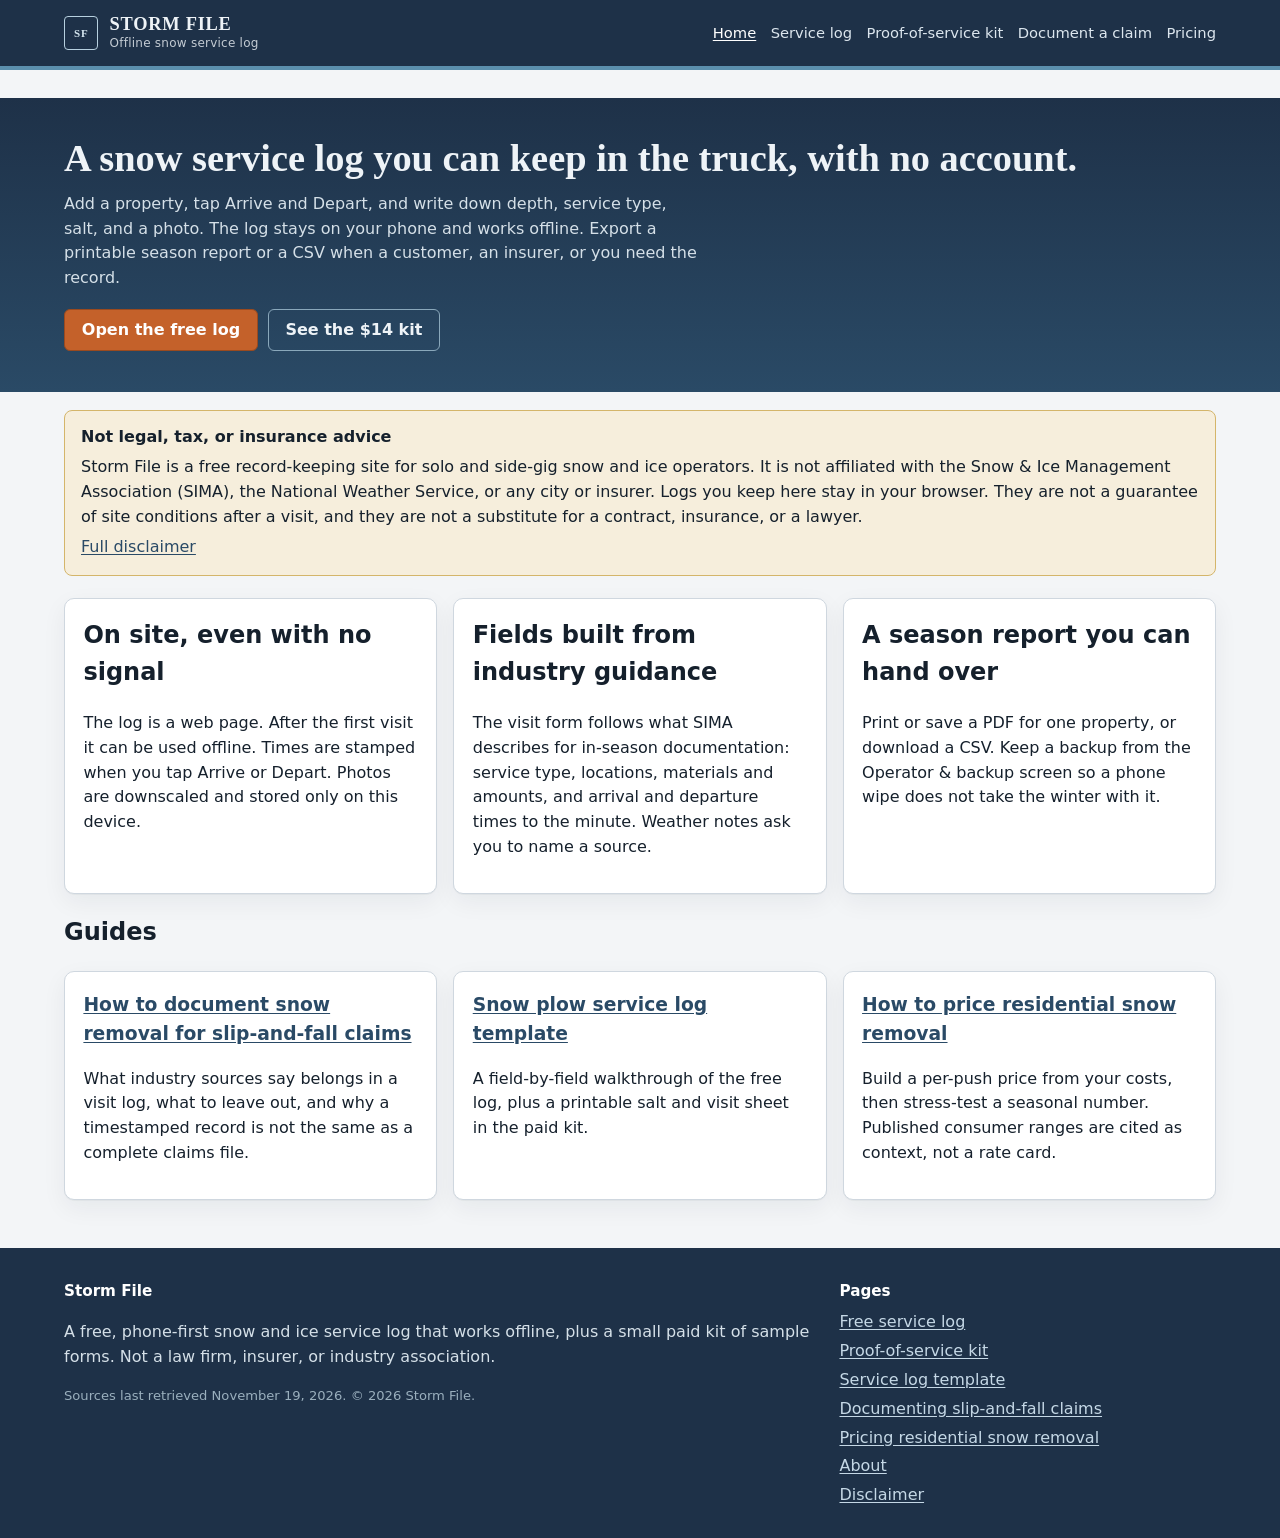
<file: index.html>
<!doctype html>
<html lang="en">
<head>
  <meta charset="utf-8">
  <meta name="viewport" content="width=device-width, initial-scale=1">
  <title>Storm File — free offline snow service log</title>
  <meta name="description" content="A free, phone-first snow and ice service log for solo plow operators. Works offline, no account. Export a printable season report or CSV.">
  <link rel="canonical" href="https://spartan3055.github.io/snow-service-log/">
  <link rel="stylesheet" href="style.css">
  <link rel="icon" href="favicon.svg" type="image/svg+xml">
  <link rel="manifest" href="manifest.webmanifest">
  <meta name="theme-color" content="#1e3148">
  <meta property="og:title" content="Storm File — free offline snow service log">
  <meta property="og:description" content="A free, phone-first snow and ice service log for solo plow operators. Works offline, no account. Export a printable season report or CSV.">
  <meta property="og:url" content="https://spartan3055.github.io/snow-service-log/">
  <meta property="og:type" content="website">
  <script type="application/ld+json">
[
  {
    "@context": "https://schema.org",
    "@type": "Organization",
    "@id": "https://spartan3055.github.io/snow-service-log/#org",
    "name": "Storm File",
    "url": "https://spartan3055.github.io/snow-service-log/",
    "description": "A free offline snow and ice service log for solo plow operators, plus a paid proof-of-service kit."
  },
  {
    "@context": "https://schema.org",
    "@type": "WebSite",
    "@id": "https://spartan3055.github.io/snow-service-log/#website",
    "name": "Storm File",
    "url": "https://spartan3055.github.io/snow-service-log/",
    "publisher": {
      "@id": "https://spartan3055.github.io/snow-service-log/#org"
    }
  },
  {
    "@context": "https://schema.org",
    "@type": "WebPage",
    "name": "Storm File",
    "url": "https://spartan3055.github.io/snow-service-log/"
  }
]
</script>
  
</head>
<body>
  <a class="skip" href="#main">Skip to content</a>
  
<header class="site-header">
  <div class="wrap bar">
    <a class="wordmark" href="">
      <span class="mark" aria-hidden="true">SF</span>
      <span><strong>STORM FILE</strong><span class="tag">Offline snow service log</span></span>
    </a>
    <nav class="primary" aria-label="Primary">
      <a href="" aria-current="page">Home</a>
      <a href="log/">Service log</a>
      <a href="kit/">Proof-of-service kit</a>
      <a href="guides/how-to-document-snow-removal-for-slip-and-fall-claims/">Document a claim</a>
      <a href="guides/how-to-price-residential-snow-removal/">Pricing</a>
    </nav>
  </div>
</header>
  <main id="main">
    
<section class="hero">
  <div class="wrap">
    <h1>A snow service log you can keep in the truck, with no account.</h1>
    <p>Add a property, tap Arrive and Depart, and write down depth, service type, salt, and a photo. The log stays on your phone and works offline. Export a printable season report or a CSV when a customer, an insurer, or you need the record.</p>
    <div class="actions">
      <a class="btn btn-salt" href="log/">Open the free log</a>
      <a class="btn btn-ghost" href="kit/">See the $14 kit</a>
    </div>
  </div>
</section>
<div class="wrap">
  
<aside class="disclaimer" role="note">
  <strong>Not legal, tax, or insurance advice</strong>
  <p>Storm File is a free record-keeping site for solo and side-gig snow and ice operators. It is not affiliated with the Snow &amp; Ice Management Association (SIMA), the National Weather Service, or any city or insurer. Logs you keep here stay in your browser. They are not a guarantee of site conditions after a visit, and they are not a substitute for a contract, insurance, or a lawyer.</p>
  
  <p><a href="disclaimer/">Full disclaimer</a></p>
</aside>
  <div class="grid-3" style="margin-top:1.4rem">
    <div class="card">
      <h2>On site, even with no signal</h2>
      <p>The log is a web page. After the first visit it can be used offline. Times are stamped when you tap Arrive or Depart. Photos are downscaled and stored only on this device.</p>
    </div>
    <div class="card">
      <h2>Fields built from industry guidance</h2>
      <p>The visit form follows what SIMA describes for in-season documentation: service type, locations, materials and amounts, and arrival and departure times to the minute. Weather notes ask you to name a source.</p>
    </div>
    <div class="card">
      <h2>A season report you can hand over</h2>
      <p>Print or save a PDF for one property, or download a CSV. Keep a backup from the Operator &amp; backup screen so a phone wipe does not take the winter with it.</p>
    </div>
  </div>
  <h2>Guides</h2>
  <div class="grid-2">
    <div class="card">
      <h3><a href="guides/how-to-document-snow-removal-for-slip-and-fall-claims/">How to document snow removal for slip-and-fall claims</a></h3>
      <p>What industry sources say belongs in a visit log, what to leave out, and why a timestamped record is not the same as a complete claims file.</p>
    </div>
    <div class="card">
      <h3><a href="guides/snow-plow-service-log-template/">Snow plow service log template</a></h3>
      <p>A field-by-field walkthrough of the free log, plus a printable salt and visit sheet in the paid kit.</p>
    </div>
    <div class="card">
      <h3><a href="guides/how-to-price-residential-snow-removal/">How to price residential snow removal</a></h3>
      <p>Build a per-push price from your costs, then stress-test a seasonal number. Published consumer ranges are cited as context, not a rate card.</p>
    </div>
  </div>
</div>

  </main>
  
<footer class="site-footer">
  <div class="wrap">
    <div>
      <h2>Storm File</h2>
      <p>A free, phone-first snow and ice service log that works offline, plus a small paid kit of sample forms. Not a law firm, insurer, or industry association.</p>
      <p class="tiny">Sources last retrieved November 19, 2026. © 2026 Storm File.</p>
    </div>
    <div>
      <h2>Pages</h2>
      <ul>
        <li><a href="log/">Free service log</a></li>
        <li><a href="kit/">Proof-of-service kit</a></li>
        <li><a href="guides/snow-plow-service-log-template/">Service log template</a></li>
        <li><a href="guides/how-to-document-snow-removal-for-slip-and-fall-claims/">Documenting slip-and-fall claims</a></li>
        <li><a href="guides/how-to-price-residential-snow-removal/">Pricing residential snow removal</a></li>
        <li><a href="about/">About</a></li>
        <li><a href="disclaimer/">Disclaimer</a></li>
      </ul>
    </div>
  </div>
</footer>
</body>
</html>
</file>
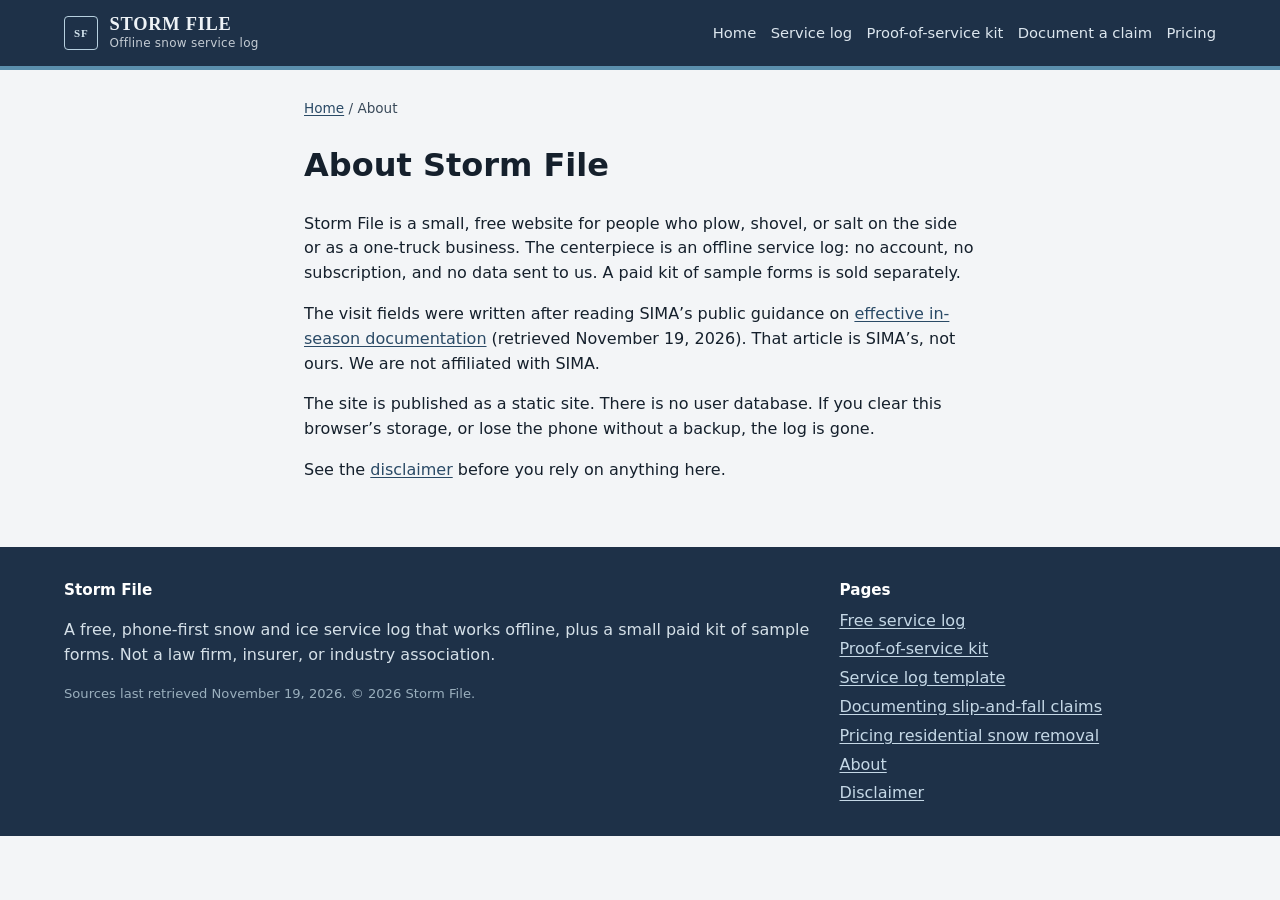
<file: about/index.html>
<!doctype html>
<html lang="en">
<head>
  <meta charset="utf-8">
  <meta name="viewport" content="width=device-width, initial-scale=1">
  <title>About Storm File</title>
  <meta name="description" content="Storm File is a free offline snow service log and a small paid kit of sample forms for solo plow operators.">
  <link rel="canonical" href="https://spartan3055.github.io/snow-service-log/about/">
  <link rel="stylesheet" href="../style.css">
  <link rel="icon" href="../favicon.svg" type="image/svg+xml">
  <link rel="manifest" href="../manifest.webmanifest">
  <meta name="theme-color" content="#1e3148">
  <meta property="og:title" content="About Storm File">
  <meta property="og:description" content="Storm File is a free offline snow service log and a small paid kit of sample forms for solo plow operators.">
  <meta property="og:url" content="https://spartan3055.github.io/snow-service-log/about/">
  <meta property="og:type" content="website">
  <script type="application/ld+json">
[
  {
    "@context": "https://schema.org",
    "@type": "Organization",
    "@id": "https://spartan3055.github.io/snow-service-log/#org",
    "name": "Storm File",
    "url": "https://spartan3055.github.io/snow-service-log/",
    "description": "A free offline snow and ice service log for solo plow operators, plus a paid proof-of-service kit."
  },
  {
    "@context": "https://schema.org",
    "@type": "WebSite",
    "@id": "https://spartan3055.github.io/snow-service-log/#website",
    "name": "Storm File",
    "url": "https://spartan3055.github.io/snow-service-log/",
    "publisher": {
      "@id": "https://spartan3055.github.io/snow-service-log/#org"
    }
  }
]
</script>
  
</head>
<body>
  <a class="skip" href="#main">Skip to content</a>
  
<header class="site-header">
  <div class="wrap bar">
    <a class="wordmark" href="../">
      <span class="mark" aria-hidden="true">SF</span>
      <span><strong>STORM FILE</strong><span class="tag">Offline snow service log</span></span>
    </a>
    <nav class="primary" aria-label="Primary">
      <a href="../">Home</a>
      <a href="../log/">Service log</a>
      <a href="../kit/">Proof-of-service kit</a>
      <a href="../guides/how-to-document-snow-removal-for-slip-and-fall-claims/">Document a claim</a>
      <a href="../guides/how-to-price-residential-snow-removal/">Pricing</a>
    </nav>
  </div>
</header>
  <main id="main">
    
<div class="wrap narrow">
  <p class="crumbs"><a href="../">Home</a> / About</p>
  <h1>About Storm File</h1>
  <p>Storm File is a small, free website for people who plow, shovel, or salt on the side or as a one-truck business. The centerpiece is an offline service log: no account, no subscription, and no data sent to us. A paid kit of sample forms is sold separately.</p>
  <p>The visit fields were written after reading SIMA’s public guidance on <a href="https://resources.sima.org/snow-and-ice-resource-center/effective-in-season-documentation">effective in-season documentation</a> (retrieved November 19, 2026). That article is SIMA’s, not ours. We are not affiliated with SIMA.</p>
  <p>The site is published as a static site. There is no user database. If you clear this browser’s storage, or lose the phone without a backup, the log is gone.</p>
  <p>See the <a href="../disclaimer/">disclaimer</a> before you rely on anything here.</p>
</div>

  </main>
  
<footer class="site-footer">
  <div class="wrap">
    <div>
      <h2>Storm File</h2>
      <p>A free, phone-first snow and ice service log that works offline, plus a small paid kit of sample forms. Not a law firm, insurer, or industry association.</p>
      <p class="tiny">Sources last retrieved November 19, 2026. © 2026 Storm File.</p>
    </div>
    <div>
      <h2>Pages</h2>
      <ul>
        <li><a href="../log/">Free service log</a></li>
        <li><a href="../kit/">Proof-of-service kit</a></li>
        <li><a href="../guides/snow-plow-service-log-template/">Service log template</a></li>
        <li><a href="../guides/how-to-document-snow-removal-for-slip-and-fall-claims/">Documenting slip-and-fall claims</a></li>
        <li><a href="../guides/how-to-price-residential-snow-removal/">Pricing residential snow removal</a></li>
        <li><a href="../about/">About</a></li>
        <li><a href="../disclaimer/">Disclaimer</a></li>
      </ul>
    </div>
  </div>
</footer>
</body>
</html>
</file>
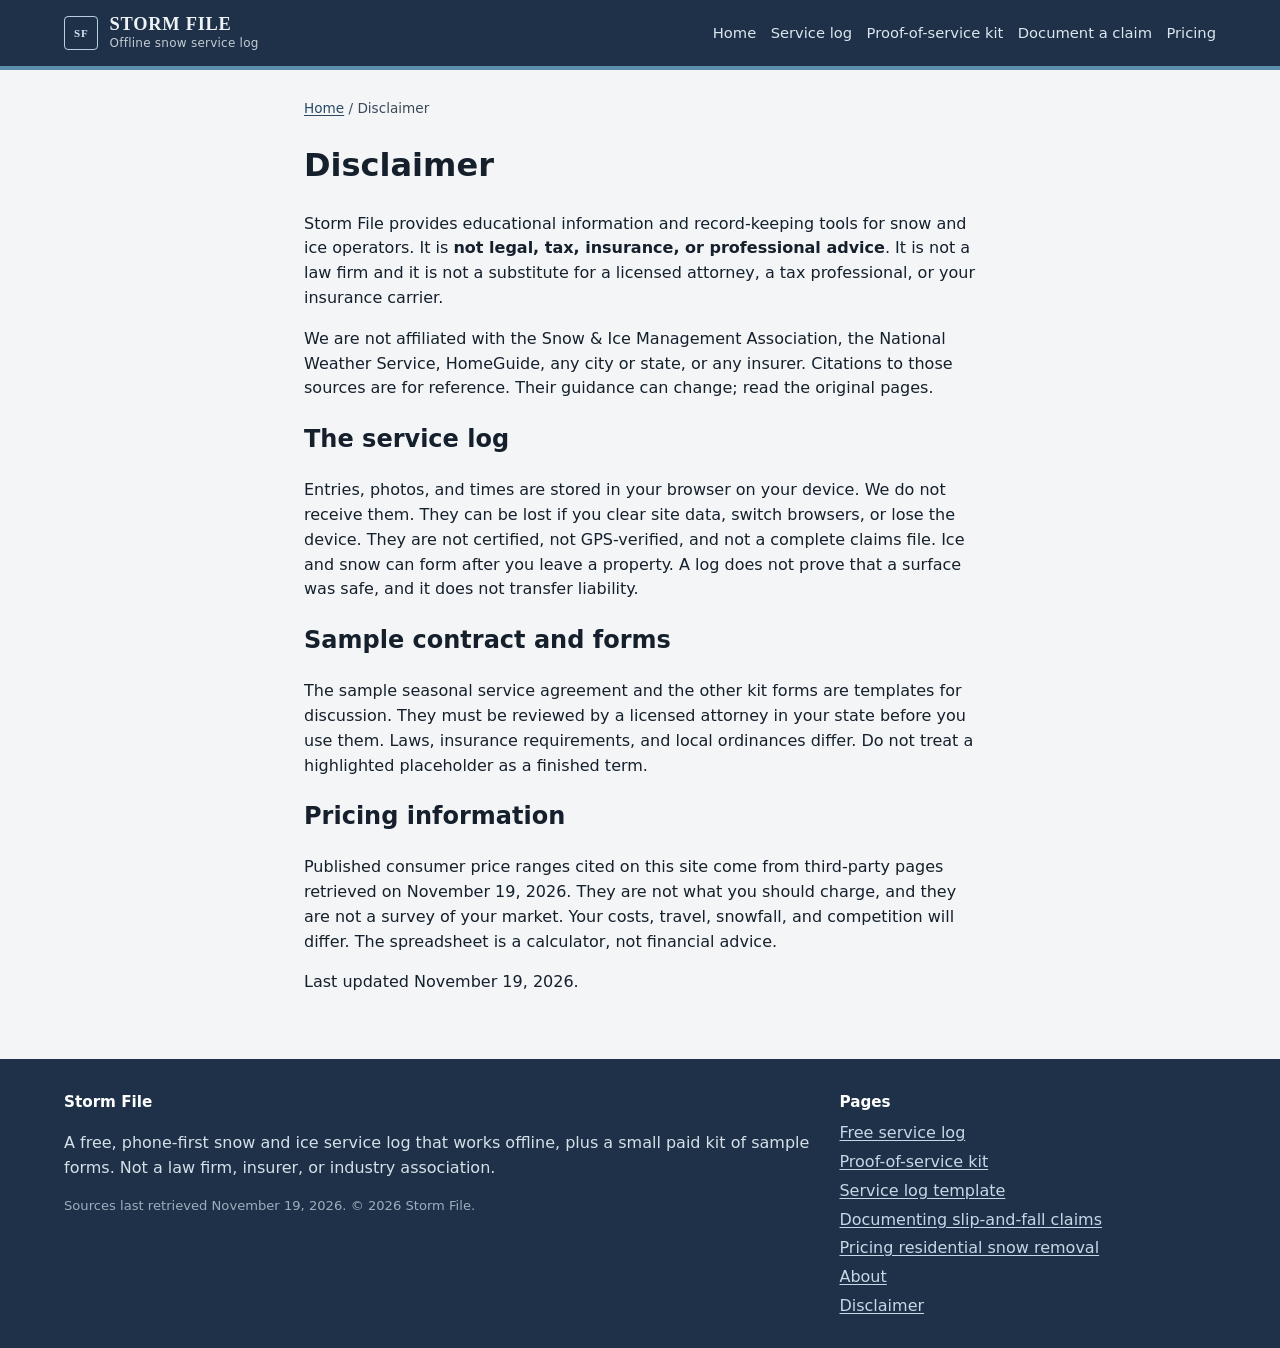
<file: disclaimer/index.html>
<!doctype html>
<html lang="en">
<head>
  <meta charset="utf-8">
  <meta name="viewport" content="width=device-width, initial-scale=1">
  <title>Disclaimer | Storm File</title>
  <meta name="description" content="Storm File is not legal, tax, or insurance advice. Logs stay in your browser and are not a certified record.">
  <link rel="canonical" href="https://spartan3055.github.io/snow-service-log/disclaimer/">
  <link rel="stylesheet" href="../style.css">
  <link rel="icon" href="../favicon.svg" type="image/svg+xml">
  <link rel="manifest" href="../manifest.webmanifest">
  <meta name="theme-color" content="#1e3148">
  <meta property="og:title" content="Disclaimer | Storm File">
  <meta property="og:description" content="Storm File is not legal, tax, or insurance advice. Logs stay in your browser and are not a certified record.">
  <meta property="og:url" content="https://spartan3055.github.io/snow-service-log/disclaimer/">
  <meta property="og:type" content="website">
  <script type="application/ld+json">
[
  {
    "@context": "https://schema.org",
    "@type": "Organization",
    "@id": "https://spartan3055.github.io/snow-service-log/#org",
    "name": "Storm File",
    "url": "https://spartan3055.github.io/snow-service-log/",
    "description": "A free offline snow and ice service log for solo plow operators, plus a paid proof-of-service kit."
  },
  {
    "@context": "https://schema.org",
    "@type": "WebSite",
    "@id": "https://spartan3055.github.io/snow-service-log/#website",
    "name": "Storm File",
    "url": "https://spartan3055.github.io/snow-service-log/",
    "publisher": {
      "@id": "https://spartan3055.github.io/snow-service-log/#org"
    }
  }
]
</script>
  
</head>
<body>
  <a class="skip" href="#main">Skip to content</a>
  
<header class="site-header">
  <div class="wrap bar">
    <a class="wordmark" href="../">
      <span class="mark" aria-hidden="true">SF</span>
      <span><strong>STORM FILE</strong><span class="tag">Offline snow service log</span></span>
    </a>
    <nav class="primary" aria-label="Primary">
      <a href="../">Home</a>
      <a href="../log/">Service log</a>
      <a href="../kit/">Proof-of-service kit</a>
      <a href="../guides/how-to-document-snow-removal-for-slip-and-fall-claims/">Document a claim</a>
      <a href="../guides/how-to-price-residential-snow-removal/">Pricing</a>
    </nav>
  </div>
</header>
  <main id="main">
    
<div class="wrap narrow">
  <p class="crumbs"><a href="../">Home</a> / Disclaimer</p>
  <h1>Disclaimer</h1>
  <p>Storm File provides educational information and record-keeping tools for snow and ice operators. It is <strong>not legal, tax, insurance, or professional advice</strong>. It is not a law firm and it is not a substitute for a licensed attorney, a tax professional, or your insurance carrier.</p>
  <p>We are not affiliated with the Snow &amp; Ice Management Association, the National Weather Service, HomeGuide, any city or state, or any insurer. Citations to those sources are for reference. Their guidance can change; read the original pages.</p>
  <h2>The service log</h2>
  <p>Entries, photos, and times are stored in your browser on your device. We do not receive them. They can be lost if you clear site data, switch browsers, or lose the device. They are not certified, not GPS-verified, and not a complete claims file. Ice and snow can form after you leave a property. A log does not prove that a surface was safe, and it does not transfer liability.</p>
  <h2>Sample contract and forms</h2>
  <p>The sample seasonal service agreement and the other kit forms are templates for discussion. They must be reviewed by a licensed attorney in your state before you use them. Laws, insurance requirements, and local ordinances differ. Do not treat a highlighted placeholder as a finished term.</p>
  <h2>Pricing information</h2>
  <p>Published consumer price ranges cited on this site come from third-party pages retrieved on November 19, 2026. They are not what you should charge, and they are not a survey of your market. Your costs, travel, snowfall, and competition will differ. The spreadsheet is a calculator, not financial advice.</p>
  <p>Last updated November 19, 2026.</p>
</div>

  </main>
  
<footer class="site-footer">
  <div class="wrap">
    <div>
      <h2>Storm File</h2>
      <p>A free, phone-first snow and ice service log that works offline, plus a small paid kit of sample forms. Not a law firm, insurer, or industry association.</p>
      <p class="tiny">Sources last retrieved November 19, 2026. © 2026 Storm File.</p>
    </div>
    <div>
      <h2>Pages</h2>
      <ul>
        <li><a href="../log/">Free service log</a></li>
        <li><a href="../kit/">Proof-of-service kit</a></li>
        <li><a href="../guides/snow-plow-service-log-template/">Service log template</a></li>
        <li><a href="../guides/how-to-document-snow-removal-for-slip-and-fall-claims/">Documenting slip-and-fall claims</a></li>
        <li><a href="../guides/how-to-price-residential-snow-removal/">Pricing residential snow removal</a></li>
        <li><a href="../about/">About</a></li>
        <li><a href="../disclaimer/">Disclaimer</a></li>
      </ul>
    </div>
  </div>
</footer>
</body>
</html>
</file>
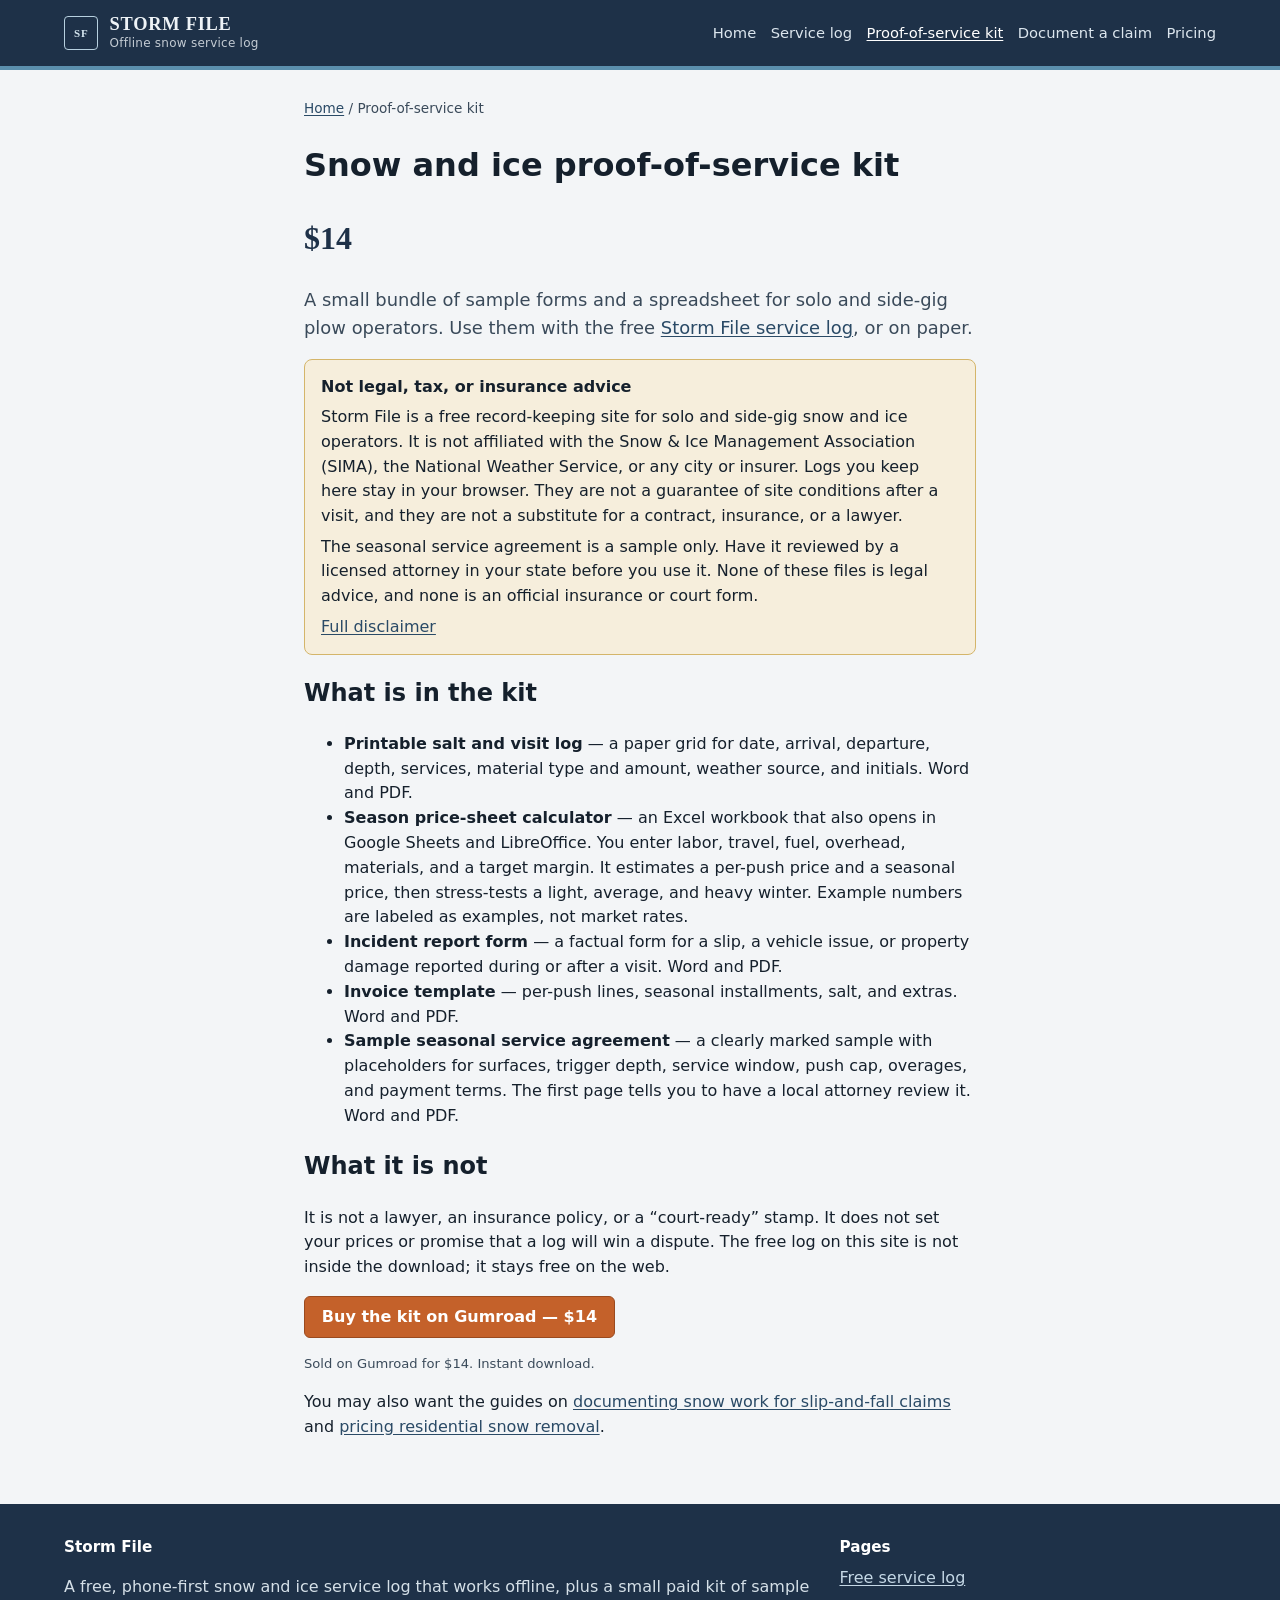
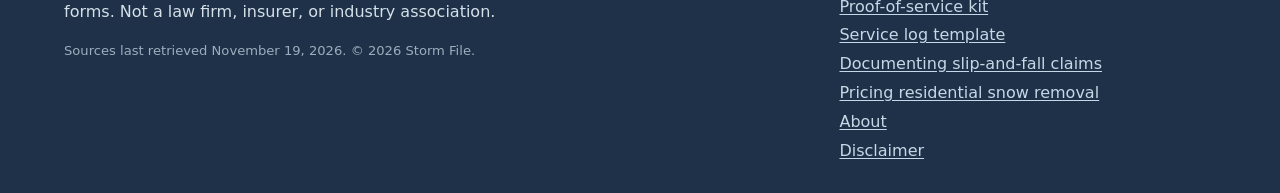
<file: kit/index.html>
<!doctype html>
<html lang="en">
<head>
  <meta charset="utf-8">
  <meta name="viewport" content="width=device-width, initial-scale=1">
  <title>Snow and ice proof-of-service kit ($14) | Storm File</title>
  <meta name="description" content="A $14 kit with a printable visit log, price-sheet calculator, incident report, invoice, and a sample seasonal agreement for attorney review.">
  <link rel="canonical" href="https://spartan3055.github.io/snow-service-log/kit/">
  <link rel="stylesheet" href="../style.css">
  <link rel="icon" href="../favicon.svg" type="image/svg+xml">
  <link rel="manifest" href="../manifest.webmanifest">
  <meta name="theme-color" content="#1e3148">
  <meta property="og:title" content="Snow and ice proof-of-service kit ($14) | Storm File">
  <meta property="og:description" content="A $14 kit with a printable visit log, price-sheet calculator, incident report, invoice, and a sample seasonal agreement for attorney review.">
  <meta property="og:url" content="https://spartan3055.github.io/snow-service-log/kit/">
  <meta property="og:type" content="website">
  <script type="application/ld+json">
[
  {
    "@context": "https://schema.org",
    "@type": "Organization",
    "@id": "https://spartan3055.github.io/snow-service-log/#org",
    "name": "Storm File",
    "url": "https://spartan3055.github.io/snow-service-log/",
    "description": "A free offline snow and ice service log for solo plow operators, plus a paid proof-of-service kit."
  },
  {
    "@context": "https://schema.org",
    "@type": "WebSite",
    "@id": "https://spartan3055.github.io/snow-service-log/#website",
    "name": "Storm File",
    "url": "https://spartan3055.github.io/snow-service-log/",
    "publisher": {
      "@id": "https://spartan3055.github.io/snow-service-log/#org"
    }
  },
  {
    "@context": "https://schema.org",
    "@type": "Product",
    "name": "Snow and ice proof-of-service kit",
    "description": "Printable visit log, season price-sheet calculator, incident report, invoice, and a sample seasonal service agreement.",
    "brand": {
      "@type": "Brand",
      "name": "Storm File"
    },
    "offers": {
      "@type": "Offer",
      "url": "https://plainlygiven.gumroad.com/l/snow-proof-kit",
      "price": "14.00",
      "priceCurrency": "USD",
      "availability": "https://schema.org/InStock"
    }
  }
]
</script>
  
</head>
<body>
  <a class="skip" href="#main">Skip to content</a>
  
<header class="site-header">
  <div class="wrap bar">
    <a class="wordmark" href="../">
      <span class="mark" aria-hidden="true">SF</span>
      <span><strong>STORM FILE</strong><span class="tag">Offline snow service log</span></span>
    </a>
    <nav class="primary" aria-label="Primary">
      <a href="../">Home</a>
      <a href="../log/">Service log</a>
      <a href="../kit/" aria-current="page">Proof-of-service kit</a>
      <a href="../guides/how-to-document-snow-removal-for-slip-and-fall-claims/">Document a claim</a>
      <a href="../guides/how-to-price-residential-snow-removal/">Pricing</a>
    </nav>
  </div>
</header>
  <main id="main">
    
<div class="wrap narrow">
  <p class="crumbs"><a href="../">Home</a> / Proof-of-service kit</p>
  <h1>Snow and ice proof-of-service kit</h1>
  <p class="price">$14</p>
  <p class="lede">A small bundle of sample forms and a spreadsheet for solo and side-gig plow operators. Use them with the free <a href="../log/">Storm File service log</a>, or on paper.</p>
  
<aside class="disclaimer" role="note">
  <strong>Not legal, tax, or insurance advice</strong>
  <p>Storm File is a free record-keeping site for solo and side-gig snow and ice operators. It is not affiliated with the Snow &amp; Ice Management Association (SIMA), the National Weather Service, or any city or insurer. Logs you keep here stay in your browser. They are not a guarantee of site conditions after a visit, and they are not a substitute for a contract, insurance, or a lawyer.</p>
  <p>The seasonal service agreement is a sample only. Have it reviewed by a licensed attorney in your state before you use it. None of these files is legal advice, and none is an official insurance or court form.</p>
  <p><a href="../disclaimer/">Full disclaimer</a></p>
</aside>
  <h2>What is in the kit</h2>
  <ul>
    <li><strong>Printable salt and visit log</strong> — a paper grid for date, arrival, departure, depth, services, material type and amount, weather source, and initials. Word and PDF.</li>
    <li><strong>Season price-sheet calculator</strong> — an Excel workbook that also opens in Google Sheets and LibreOffice. You enter labor, travel, fuel, overhead, materials, and a target margin. It estimates a per-push price and a seasonal price, then stress-tests a light, average, and heavy winter. Example numbers are labeled as examples, not market rates.</li>
    <li><strong>Incident report form</strong> — a factual form for a slip, a vehicle issue, or property damage reported during or after a visit. Word and PDF.</li>
    <li><strong>Invoice template</strong> — per-push lines, seasonal installments, salt, and extras. Word and PDF.</li>
    <li><strong>Sample seasonal service agreement</strong> — a clearly marked sample with placeholders for surfaces, trigger depth, service window, push cap, overages, and payment terms. The first page tells you to have a local attorney review it. Word and PDF.</li>
  </ul>
  <h2>What it is not</h2>
  <p>It is not a lawyer, an insurance policy, or a “court-ready” stamp. It does not set your prices or promise that a log will win a dispute. The free log on this site is not inside the download; it stays free on the web.</p>
  <p><a class="btn btn-salt" href="https://plainlygiven.gumroad.com/l/snow-proof-kit" rel="noopener">Buy the kit on Gumroad — $14</a></p><p class="tiny">Sold on Gumroad for $14. Instant download.</p>
  <p>You may also want the guides on <a href="../guides/how-to-document-snow-removal-for-slip-and-fall-claims/">documenting snow work for slip-and-fall claims</a> and <a href="../guides/how-to-price-residential-snow-removal/">pricing residential snow removal</a>.</p>
</div>

  </main>
  
<footer class="site-footer">
  <div class="wrap">
    <div>
      <h2>Storm File</h2>
      <p>A free, phone-first snow and ice service log that works offline, plus a small paid kit of sample forms. Not a law firm, insurer, or industry association.</p>
      <p class="tiny">Sources last retrieved November 19, 2026. © 2026 Storm File.</p>
    </div>
    <div>
      <h2>Pages</h2>
      <ul>
        <li><a href="../log/">Free service log</a></li>
        <li><a href="../kit/">Proof-of-service kit</a></li>
        <li><a href="../guides/snow-plow-service-log-template/">Service log template</a></li>
        <li><a href="../guides/how-to-document-snow-removal-for-slip-and-fall-claims/">Documenting slip-and-fall claims</a></li>
        <li><a href="../guides/how-to-price-residential-snow-removal/">Pricing residential snow removal</a></li>
        <li><a href="../about/">About</a></li>
        <li><a href="../disclaimer/">Disclaimer</a></li>
      </ul>
    </div>
  </div>
</footer>
</body>
</html>
</file>
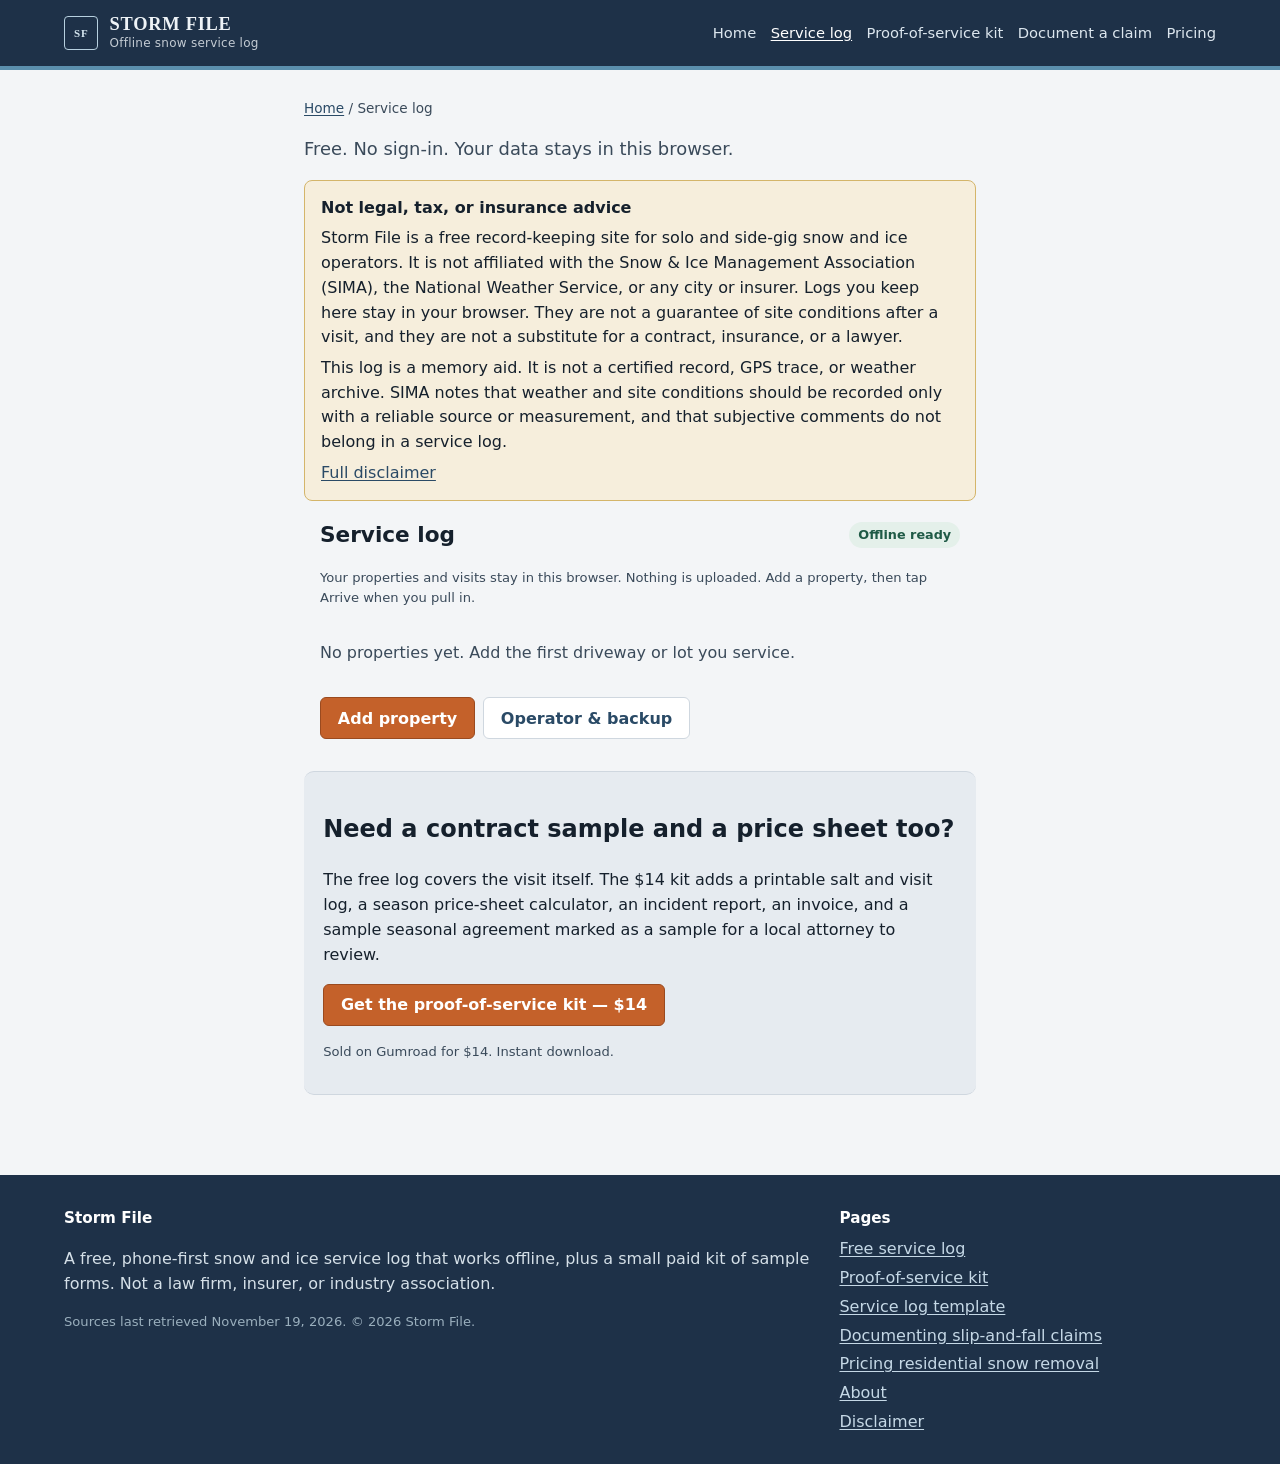
<file: log/index.html>
<!doctype html>
<html lang="en">
<head>
  <meta charset="utf-8">
  <meta name="viewport" content="width=device-width, initial-scale=1">
  <title>Snow plow service log (free, offline) | Storm File</title>
  <meta name="description" content="Add properties, tap Arrive and Depart, log depth, salt, and photos. Data stays in your browser and works offline.">
  <link rel="canonical" href="https://spartan3055.github.io/snow-service-log/log/">
  <link rel="stylesheet" href="../style.css">
  <link rel="icon" href="../favicon.svg" type="image/svg+xml">
  <link rel="manifest" href="../manifest.webmanifest">
  <meta name="theme-color" content="#1e3148">
  <meta property="og:title" content="Snow plow service log (free, offline) | Storm File">
  <meta property="og:description" content="Add properties, tap Arrive and Depart, log depth, salt, and photos. Data stays in your browser and works offline.">
  <meta property="og:url" content="https://spartan3055.github.io/snow-service-log/log/">
  <meta property="og:type" content="website">
  <script type="application/ld+json">
[
  {
    "@context": "https://schema.org",
    "@type": "Organization",
    "@id": "https://spartan3055.github.io/snow-service-log/#org",
    "name": "Storm File",
    "url": "https://spartan3055.github.io/snow-service-log/",
    "description": "A free offline snow and ice service log for solo plow operators, plus a paid proof-of-service kit."
  },
  {
    "@context": "https://schema.org",
    "@type": "WebSite",
    "@id": "https://spartan3055.github.io/snow-service-log/#website",
    "name": "Storm File",
    "url": "https://spartan3055.github.io/snow-service-log/",
    "publisher": {
      "@id": "https://spartan3055.github.io/snow-service-log/#org"
    }
  },
  {
    "@context": "https://schema.org",
    "@type": "WebApplication",
    "name": "Storm File service log",
    "url": "https://spartan3055.github.io/snow-service-log/log/",
    "applicationCategory": "BusinessApplication",
    "operatingSystem": "Any",
    "offers": {
      "@type": "Offer",
      "price": "0",
      "priceCurrency": "USD"
    },
    "description": "A free, offline, no-account snow and ice service log for solo plow operators.",
    "publisher": {
      "@id": "https://spartan3055.github.io/snow-service-log/#org"
    }
  }
]
</script>
  
</head>
<body>
  <a class="skip" href="#main">Skip to content</a>
  
<header class="site-header">
  <div class="wrap bar">
    <a class="wordmark" href="../">
      <span class="mark" aria-hidden="true">SF</span>
      <span><strong>STORM FILE</strong><span class="tag">Offline snow service log</span></span>
    </a>
    <nav class="primary" aria-label="Primary">
      <a href="../">Home</a>
      <a href="../log/" aria-current="page">Service log</a>
      <a href="../kit/">Proof-of-service kit</a>
      <a href="../guides/how-to-document-snow-removal-for-slip-and-fall-claims/">Document a claim</a>
      <a href="../guides/how-to-price-residential-snow-removal/">Pricing</a>
    </nav>
  </div>
</header>
  <main id="main">
    
<div class="wrap narrow">
  <p class="crumbs"><a href="../">Home</a> / Service log</p>
  <p class="lede">Free. No sign-in. Your data stays in this browser.</p>
  
<aside class="disclaimer" role="note">
  <strong>Not legal, tax, or insurance advice</strong>
  <p>Storm File is a free record-keeping site for solo and side-gig snow and ice operators. It is not affiliated with the Snow &amp; Ice Management Association (SIMA), the National Weather Service, or any city or insurer. Logs you keep here stay in your browser. They are not a guarantee of site conditions after a visit, and they are not a substitute for a contract, insurance, or a lawyer.</p>
  <p>This log is a memory aid. It is not a certified record, GPS trace, or weather archive. SIMA notes that weather and site conditions should be recorded only with a reliable source or measurement, and that subjective comments do not belong in a service log.</p>
  <p><a href="../disclaimer/">Full disclaimer</a></p>
</aside>
  <div id="storm-app">
    <p>This log needs JavaScript, which is turned off in your browser. You can still read the <a href="../guides/snow-plow-service-log-template/">field list</a> or use the printable log in the <a href="../kit/">proof-of-service kit</a>.</p>
  </div>
  <div class="cta-band" style="margin-top:2rem;padding:1.2rem;border-radius:10px">
    <h2>Need a contract sample and a price sheet too?</h2>
    <p>The free log covers the visit itself. The $14 kit adds a printable salt and visit log, a season price-sheet calculator, an incident report, an invoice, and a sample seasonal agreement marked as a sample for a local attorney to review.</p>
    <p><a class="btn btn-salt" href="https://plainlygiven.gumroad.com/l/snow-proof-kit" rel="noopener">Get the proof-of-service kit — $14</a></p><p class="tiny">Sold on Gumroad for $14. Instant download.</p>
  </div>
</div>
<script src="../app.js" defer></script>

  </main>
  
<footer class="site-footer">
  <div class="wrap">
    <div>
      <h2>Storm File</h2>
      <p>A free, phone-first snow and ice service log that works offline, plus a small paid kit of sample forms. Not a law firm, insurer, or industry association.</p>
      <p class="tiny">Sources last retrieved November 19, 2026. © 2026 Storm File.</p>
    </div>
    <div>
      <h2>Pages</h2>
      <ul>
        <li><a href="../log/">Free service log</a></li>
        <li><a href="../kit/">Proof-of-service kit</a></li>
        <li><a href="../guides/snow-plow-service-log-template/">Service log template</a></li>
        <li><a href="../guides/how-to-document-snow-removal-for-slip-and-fall-claims/">Documenting slip-and-fall claims</a></li>
        <li><a href="../guides/how-to-price-residential-snow-removal/">Pricing residential snow removal</a></li>
        <li><a href="../about/">About</a></li>
        <li><a href="../disclaimer/">Disclaimer</a></li>
      </ul>
    </div>
  </div>
</footer>
</body>
</html>
</file>
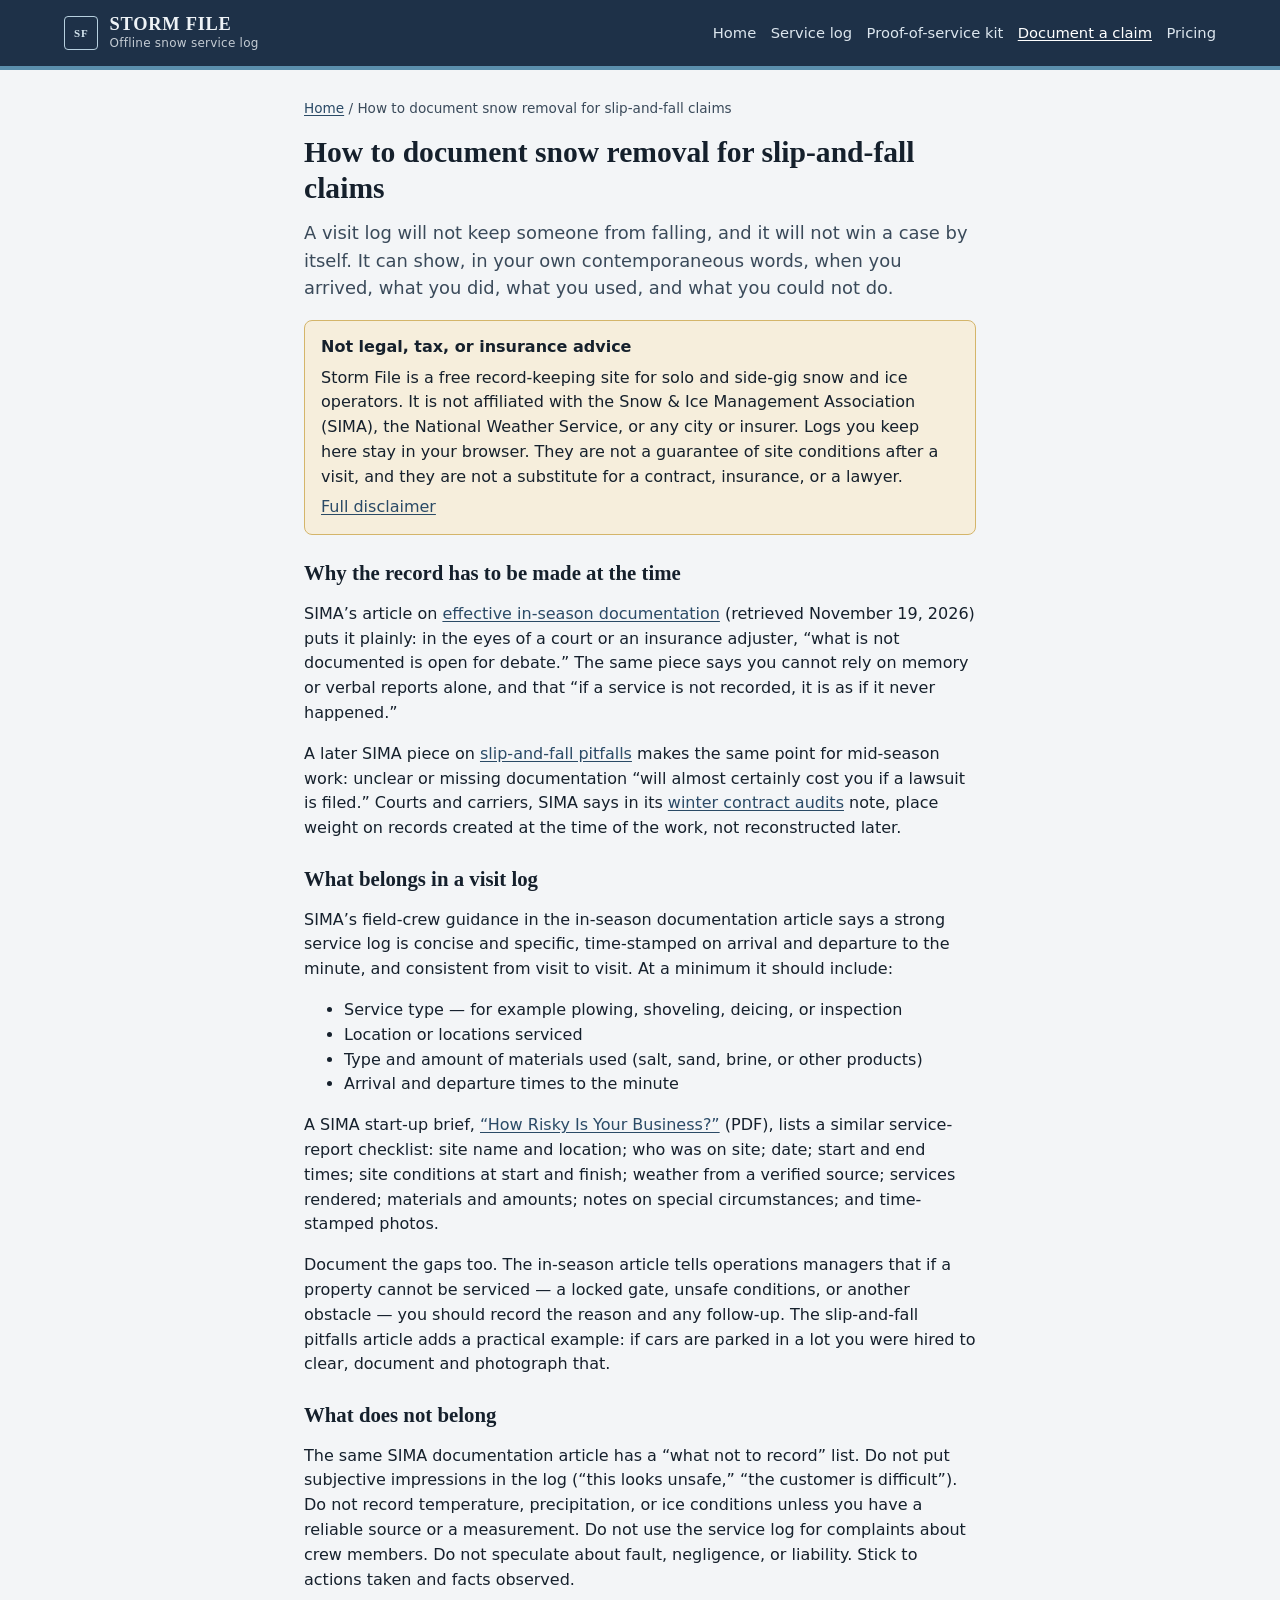
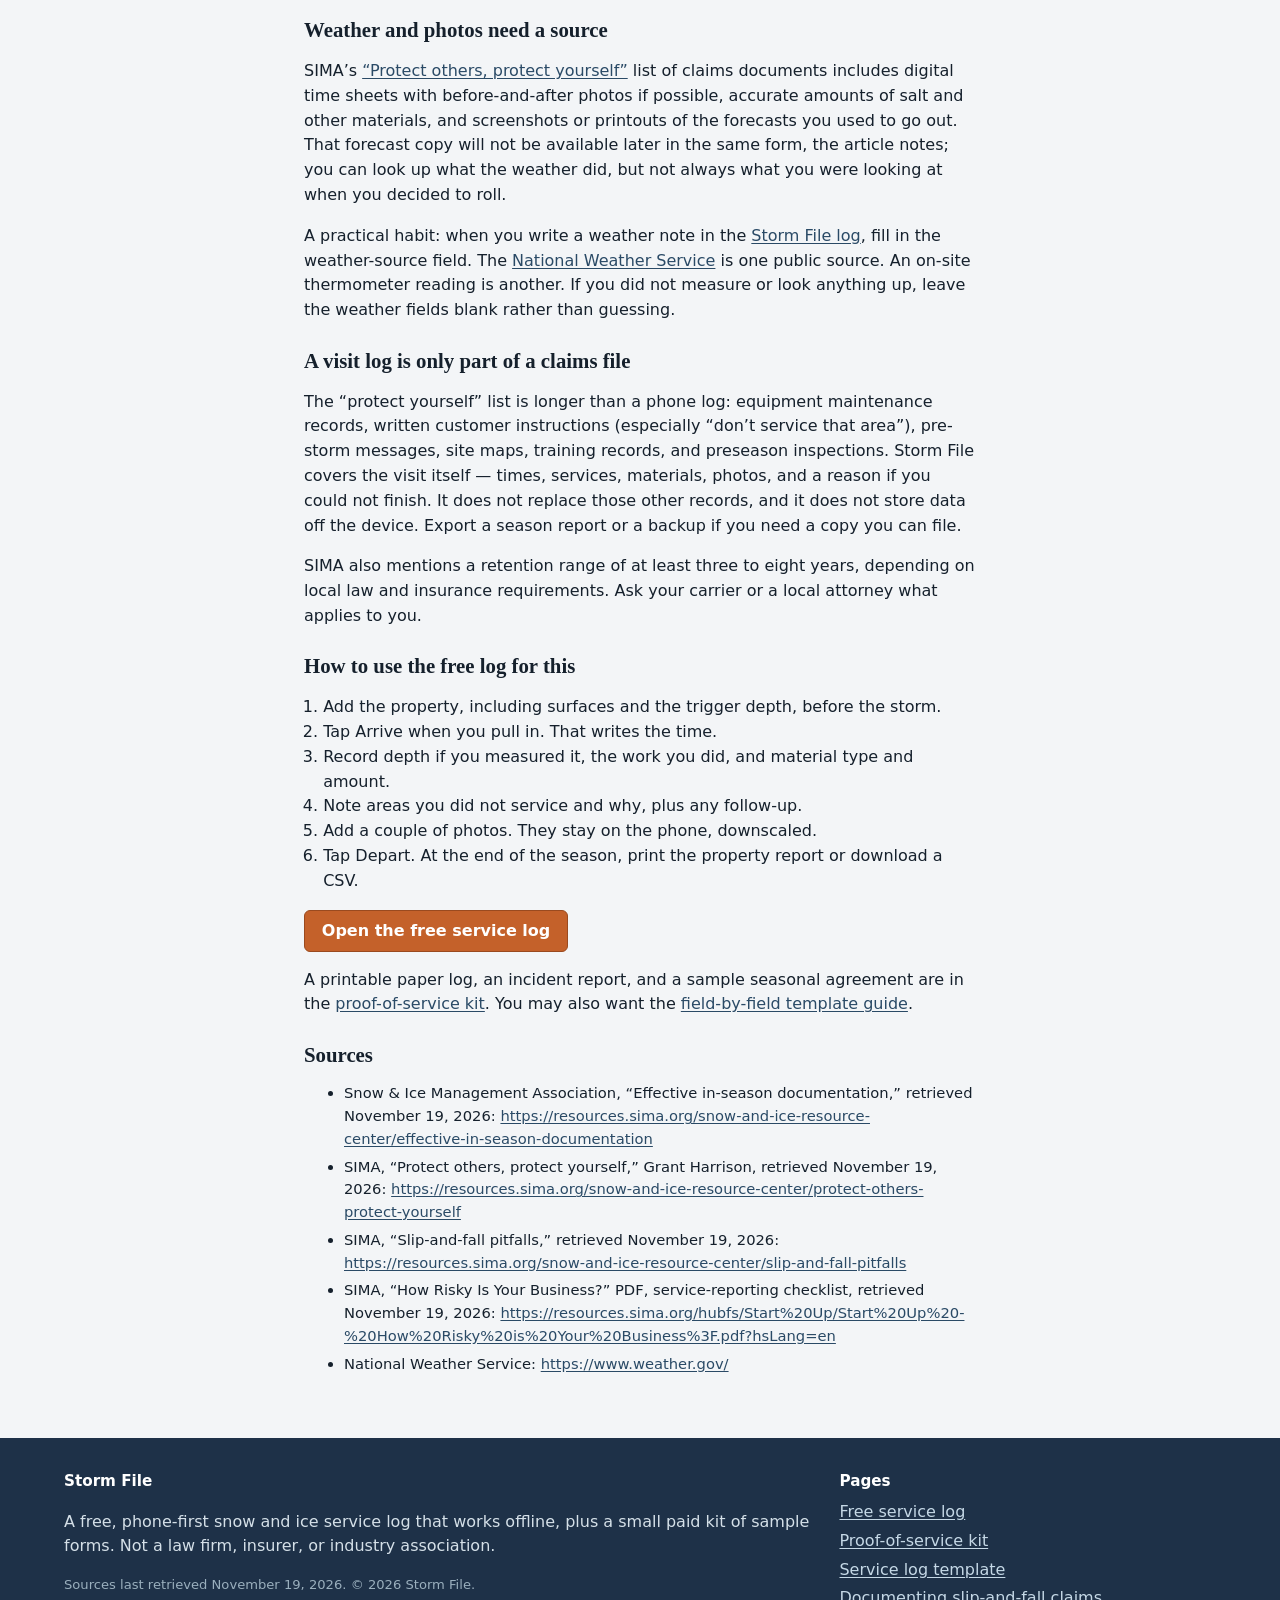
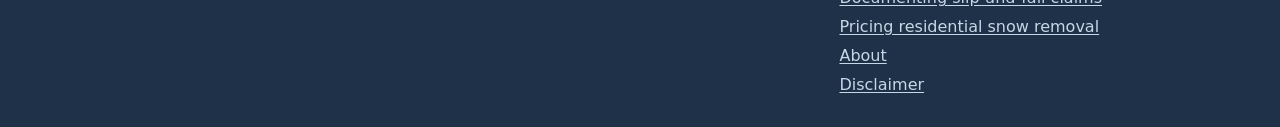
<file: guides/how-to-document-snow-removal-for-slip-and-fall-claims/index.html>
<!doctype html>
<html lang="en">
<head>
  <meta charset="utf-8">
  <meta name="viewport" content="width=device-width, initial-scale=1">
  <title>How to document snow removal for slip-and-fall claims | Storm File</title>
  <meta name="description" content="What SIMA says belongs in a snow service log, what to leave out, and how to keep a timestamped visit record.">
  <link rel="canonical" href="https://spartan3055.github.io/snow-service-log/guides/how-to-document-snow-removal-for-slip-and-fall-claims/">
  <link rel="stylesheet" href="../../style.css">
  <link rel="icon" href="../../favicon.svg" type="image/svg+xml">
  <link rel="manifest" href="../../manifest.webmanifest">
  <meta name="theme-color" content="#1e3148">
  <meta property="og:title" content="How to document snow removal for slip-and-fall claims | Storm File">
  <meta property="og:description" content="What SIMA says belongs in a snow service log, what to leave out, and how to keep a timestamped visit record.">
  <meta property="og:url" content="https://spartan3055.github.io/snow-service-log/guides/how-to-document-snow-removal-for-slip-and-fall-claims/">
  <meta property="og:type" content="website">
  <script type="application/ld+json">
[
  {
    "@context": "https://schema.org",
    "@type": "Organization",
    "@id": "https://spartan3055.github.io/snow-service-log/#org",
    "name": "Storm File",
    "url": "https://spartan3055.github.io/snow-service-log/",
    "description": "A free offline snow and ice service log for solo plow operators, plus a paid proof-of-service kit."
  },
  {
    "@context": "https://schema.org",
    "@type": "WebSite",
    "@id": "https://spartan3055.github.io/snow-service-log/#website",
    "name": "Storm File",
    "url": "https://spartan3055.github.io/snow-service-log/",
    "publisher": {
      "@id": "https://spartan3055.github.io/snow-service-log/#org"
    }
  },
  {
    "@context": "https://schema.org",
    "@type": "Article",
    "headline": "How to document snow removal for slip-and-fall claims",
    "datePublished": "2026-11-19",
    "dateModified": "2026-11-19",
    "author": {
      "@type": "Organization",
      "@id": "https://spartan3055.github.io/snow-service-log/#org",
      "name": "Storm File",
      "url": "https://spartan3055.github.io/snow-service-log/",
      "description": "A free offline snow and ice service log for solo plow operators, plus a paid proof-of-service kit."
    },
    "publisher": {
      "@id": "https://spartan3055.github.io/snow-service-log/#org"
    }
  }
]
</script>
  
</head>
<body>
  <a class="skip" href="#main">Skip to content</a>
  
<header class="site-header">
  <div class="wrap bar">
    <a class="wordmark" href="../../">
      <span class="mark" aria-hidden="true">SF</span>
      <span><strong>STORM FILE</strong><span class="tag">Offline snow service log</span></span>
    </a>
    <nav class="primary" aria-label="Primary">
      <a href="../../">Home</a>
      <a href="../../log/">Service log</a>
      <a href="../../kit/">Proof-of-service kit</a>
      <a href="../../guides/how-to-document-snow-removal-for-slip-and-fall-claims/" aria-current="page">Document a claim</a>
      <a href="../../guides/how-to-price-residential-snow-removal/">Pricing</a>
    </nav>
  </div>
</header>
  <main id="main">
    
<article class="wrap narrow">
  <p class="crumbs"><a href="../../">Home</a> / How to document snow removal for slip-and-fall claims</p>
  <h1>How to document snow removal for slip-and-fall claims</h1>
  <p class="lede">A visit log will not keep someone from falling, and it will not win a case by itself. It can show, in your own contemporaneous words, when you arrived, what you did, what you used, and what you could not do.</p>
  
<aside class="disclaimer" role="note">
  <strong>Not legal, tax, or insurance advice</strong>
  <p>Storm File is a free record-keeping site for solo and side-gig snow and ice operators. It is not affiliated with the Snow &amp; Ice Management Association (SIMA), the National Weather Service, or any city or insurer. Logs you keep here stay in your browser. They are not a guarantee of site conditions after a visit, and they are not a substitute for a contract, insurance, or a lawyer.</p>
  
  <p><a href="../../disclaimer/">Full disclaimer</a></p>
</aside>
  <h2>Why the record has to be made at the time</h2>
  <p>SIMA’s article on <a href="https://resources.sima.org/snow-and-ice-resource-center/effective-in-season-documentation">effective in-season documentation</a> (retrieved November 19, 2026) puts it plainly: in the eyes of a court or an insurance adjuster, “what is not documented is open for debate.” The same piece says you cannot rely on memory or verbal reports alone, and that “if a service is not recorded, it is as if it never happened.”</p>
  <p>A later SIMA piece on <a href="https://resources.sima.org/snow-and-ice-resource-center/slip-and-fall-pitfalls">slip-and-fall pitfalls</a> makes the same point for mid-season work: unclear or missing documentation “will almost certainly cost you if a lawsuit is filed.” Courts and carriers, SIMA says in its <a href="https://resources.sima.org/snow-and-ice-resource-center/winter-contract-audits">winter contract audits</a> note, place weight on records created at the time of the work, not reconstructed later.</p>
  <h2>What belongs in a visit log</h2>
  <p>SIMA’s field-crew guidance in the in-season documentation article says a strong service log is concise and specific, time-stamped on arrival and departure to the minute, and consistent from visit to visit. At a minimum it should include:</p>
  <ul>
    <li>Service type — for example plowing, shoveling, deicing, or inspection</li>
    <li>Location or locations serviced</li>
    <li>Type and amount of materials used (salt, sand, brine, or other products)</li>
    <li>Arrival and departure times to the minute</li>
  </ul>
  <p>A SIMA start-up brief, <a href="https://resources.sima.org/hubfs/Start%20Up/Start%20Up%20-%20How%20Risky%20is%20Your%20Business%3F.pdf?hsLang=en">“How Risky Is Your Business?”</a> (PDF), lists a similar service-report checklist: site name and location; who was on site; date; start and end times; site conditions at start and finish; weather from a verified source; services rendered; materials and amounts; notes on special circumstances; and time-stamped photos.</p>
  <p>Document the gaps too. The in-season article tells operations managers that if a property cannot be serviced — a locked gate, unsafe conditions, or another obstacle — you should record the reason and any follow-up. The slip-and-fall pitfalls article adds a practical example: if cars are parked in a lot you were hired to clear, document and photograph that.</p>
  <h2>What does not belong</h2>
  <p>The same SIMA documentation article has a “what not to record” list. Do not put subjective impressions in the log (“this looks unsafe,” “the customer is difficult”). Do not record temperature, precipitation, or ice conditions unless you have a reliable source or a measurement. Do not use the service log for complaints about crew members. Do not speculate about fault, negligence, or liability. Stick to actions taken and facts observed.</p>
  <h2>Weather and photos need a source</h2>
  <p>SIMA’s <a href="https://resources.sima.org/snow-and-ice-resource-center/protect-others-protect-yourself">“Protect others, protect yourself”</a> list of claims documents includes digital time sheets with before-and-after photos if possible, accurate amounts of salt and other materials, and screenshots or printouts of the forecasts you used to go out. That forecast copy will not be available later in the same form, the article notes; you can look up what the weather did, but not always what you were looking at when you decided to roll.</p>
  <p>A practical habit: when you write a weather note in the <a href="../../log/">Storm File log</a>, fill in the weather-source field. The <a href="https://www.weather.gov/">National Weather Service</a> is one public source. An on-site thermometer reading is another. If you did not measure or look anything up, leave the weather fields blank rather than guessing.</p>
  <h2>A visit log is only part of a claims file</h2>
  <p>The “protect yourself” list is longer than a phone log: equipment maintenance records, written customer instructions (especially “don’t service that area”), pre-storm messages, site maps, training records, and preseason inspections. Storm File covers the visit itself — times, services, materials, photos, and a reason if you could not finish. It does not replace those other records, and it does not store data off the device. Export a season report or a backup if you need a copy you can file.</p>
  <p>SIMA also mentions a retention range of at least three to eight years, depending on local law and insurance requirements. Ask your carrier or a local attorney what applies to you.</p>
  <h2>How to use the free log for this</h2>
  <ol class="steps">
    <li>Add the property, including surfaces and the trigger depth, before the storm.</li>
    <li>Tap Arrive when you pull in. That writes the time.</li>
    <li>Record depth if you measured it, the work you did, and material type and amount.</li>
    <li>Note areas you did not service and why, plus any follow-up.</li>
    <li>Add a couple of photos. They stay on the phone, downscaled.</li>
    <li>Tap Depart. At the end of the season, print the property report or download a CSV.</li>
  </ol>
  <p><a class="btn btn-salt" href="../../log/">Open the free service log</a></p>
  <p>A printable paper log, an incident report, and a sample seasonal agreement are in the <a href="../../kit/">proof-of-service kit</a>. You may also want the <a href="../../guides/snow-plow-service-log-template/">field-by-field template guide</a>.</p>
  <h2>Sources</h2>
  <ul class="source-list">
    <li>Snow &amp; Ice Management Association, “Effective in-season documentation,” retrieved November 19, 2026: <a href="https://resources.sima.org/snow-and-ice-resource-center/effective-in-season-documentation">https://resources.sima.org/snow-and-ice-resource-center/effective-in-season-documentation</a></li>
    <li>SIMA, “Protect others, protect yourself,” Grant Harrison, retrieved November 19, 2026: <a href="https://resources.sima.org/snow-and-ice-resource-center/protect-others-protect-yourself">https://resources.sima.org/snow-and-ice-resource-center/protect-others-protect-yourself</a></li>
    <li>SIMA, “Slip-and-fall pitfalls,” retrieved November 19, 2026: <a href="https://resources.sima.org/snow-and-ice-resource-center/slip-and-fall-pitfalls">https://resources.sima.org/snow-and-ice-resource-center/slip-and-fall-pitfalls</a></li>
    <li>SIMA, “How Risky Is Your Business?” PDF, service-reporting checklist, retrieved November 19, 2026: <a href="https://resources.sima.org/hubfs/Start%20Up/Start%20Up%20-%20How%20Risky%20is%20Your%20Business%3F.pdf?hsLang=en">https://resources.sima.org/hubfs/Start%20Up/Start%20Up%20-%20How%20Risky%20is%20Your%20Business%3F.pdf?hsLang=en</a></li>
    <li>National Weather Service: <a href="https://www.weather.gov/">https://www.weather.gov/</a></li>
  </ul>
</article>

  </main>
  
<footer class="site-footer">
  <div class="wrap">
    <div>
      <h2>Storm File</h2>
      <p>A free, phone-first snow and ice service log that works offline, plus a small paid kit of sample forms. Not a law firm, insurer, or industry association.</p>
      <p class="tiny">Sources last retrieved November 19, 2026. © 2026 Storm File.</p>
    </div>
    <div>
      <h2>Pages</h2>
      <ul>
        <li><a href="../../log/">Free service log</a></li>
        <li><a href="../../kit/">Proof-of-service kit</a></li>
        <li><a href="../../guides/snow-plow-service-log-template/">Service log template</a></li>
        <li><a href="../../guides/how-to-document-snow-removal-for-slip-and-fall-claims/">Documenting slip-and-fall claims</a></li>
        <li><a href="../../guides/how-to-price-residential-snow-removal/">Pricing residential snow removal</a></li>
        <li><a href="../../about/">About</a></li>
        <li><a href="../../disclaimer/">Disclaimer</a></li>
      </ul>
    </div>
  </div>
</footer>
</body>
</html>
</file>
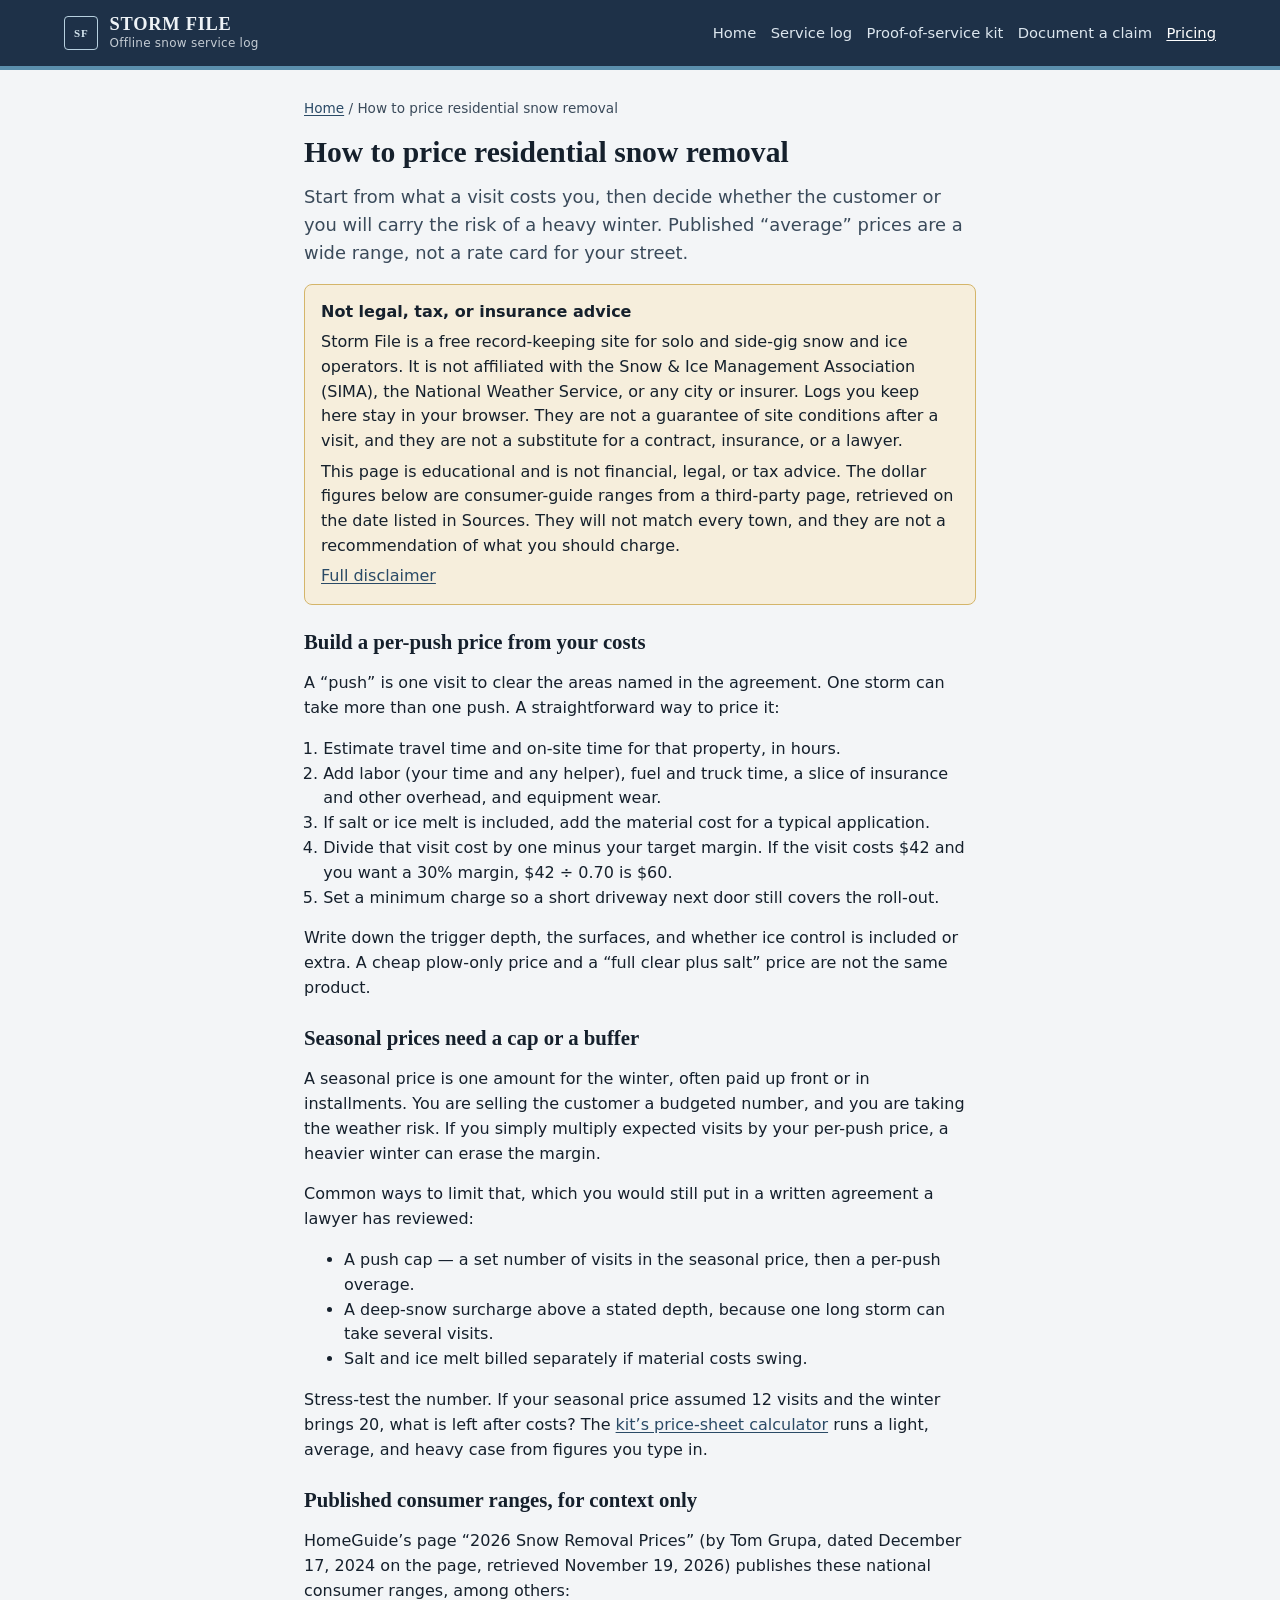
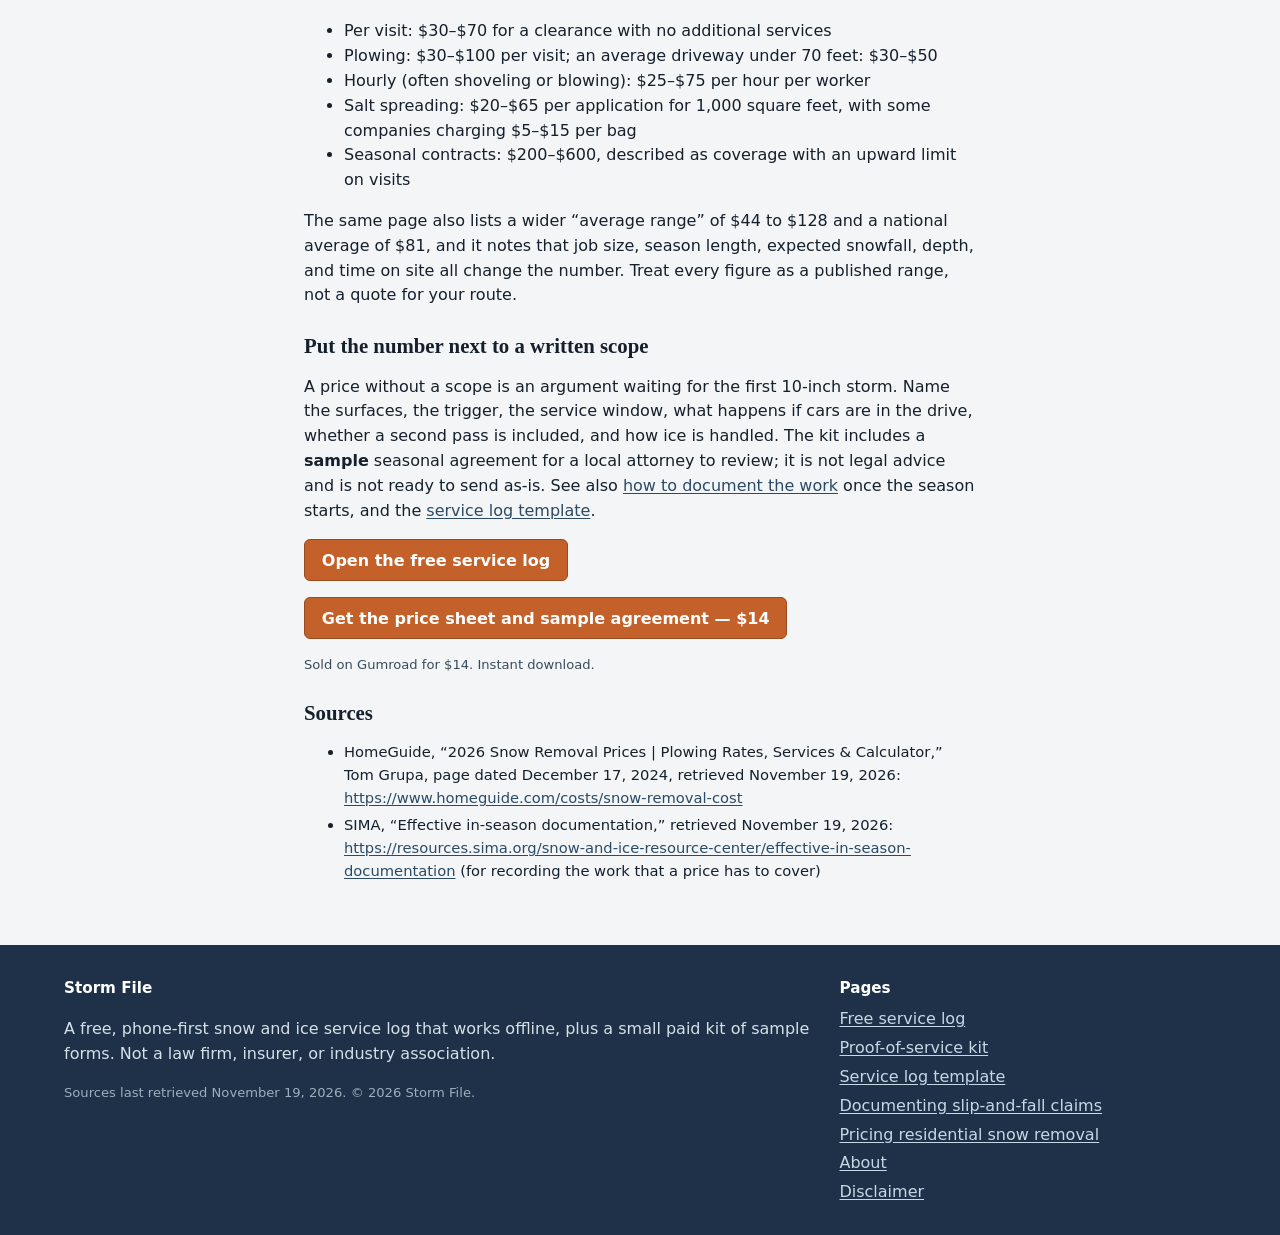
<file: guides/how-to-price-residential-snow-removal/index.html>
<!doctype html>
<html lang="en">
<head>
  <meta charset="utf-8">
  <meta name="viewport" content="width=device-width, initial-scale=1">
  <title>How to price residential snow removal | Storm File</title>
  <meta name="description" content="Build a per-push price from your costs, then stress-test a seasonal contract. HomeGuide consumer ranges cited for context only.">
  <link rel="canonical" href="https://spartan3055.github.io/snow-service-log/guides/how-to-price-residential-snow-removal/">
  <link rel="stylesheet" href="../../style.css">
  <link rel="icon" href="../../favicon.svg" type="image/svg+xml">
  <link rel="manifest" href="../../manifest.webmanifest">
  <meta name="theme-color" content="#1e3148">
  <meta property="og:title" content="How to price residential snow removal | Storm File">
  <meta property="og:description" content="Build a per-push price from your costs, then stress-test a seasonal contract. HomeGuide consumer ranges cited for context only.">
  <meta property="og:url" content="https://spartan3055.github.io/snow-service-log/guides/how-to-price-residential-snow-removal/">
  <meta property="og:type" content="website">
  <script type="application/ld+json">
[
  {
    "@context": "https://schema.org",
    "@type": "Organization",
    "@id": "https://spartan3055.github.io/snow-service-log/#org",
    "name": "Storm File",
    "url": "https://spartan3055.github.io/snow-service-log/",
    "description": "A free offline snow and ice service log for solo plow operators, plus a paid proof-of-service kit."
  },
  {
    "@context": "https://schema.org",
    "@type": "WebSite",
    "@id": "https://spartan3055.github.io/snow-service-log/#website",
    "name": "Storm File",
    "url": "https://spartan3055.github.io/snow-service-log/",
    "publisher": {
      "@id": "https://spartan3055.github.io/snow-service-log/#org"
    }
  },
  {
    "@context": "https://schema.org",
    "@type": "Article",
    "headline": "How to price residential snow removal",
    "datePublished": "2026-11-19",
    "dateModified": "2026-11-19",
    "author": {
      "@type": "Organization",
      "@id": "https://spartan3055.github.io/snow-service-log/#org",
      "name": "Storm File",
      "url": "https://spartan3055.github.io/snow-service-log/",
      "description": "A free offline snow and ice service log for solo plow operators, plus a paid proof-of-service kit."
    },
    "publisher": {
      "@id": "https://spartan3055.github.io/snow-service-log/#org"
    }
  }
]
</script>
  
</head>
<body>
  <a class="skip" href="#main">Skip to content</a>
  
<header class="site-header">
  <div class="wrap bar">
    <a class="wordmark" href="../../">
      <span class="mark" aria-hidden="true">SF</span>
      <span><strong>STORM FILE</strong><span class="tag">Offline snow service log</span></span>
    </a>
    <nav class="primary" aria-label="Primary">
      <a href="../../">Home</a>
      <a href="../../log/">Service log</a>
      <a href="../../kit/">Proof-of-service kit</a>
      <a href="../../guides/how-to-document-snow-removal-for-slip-and-fall-claims/">Document a claim</a>
      <a href="../../guides/how-to-price-residential-snow-removal/" aria-current="page">Pricing</a>
    </nav>
  </div>
</header>
  <main id="main">
    
<article class="wrap narrow">
  <p class="crumbs"><a href="../../">Home</a> / How to price residential snow removal</p>
  <h1>How to price residential snow removal</h1>
  <p class="lede">Start from what a visit costs you, then decide whether the customer or you will carry the risk of a heavy winter. Published “average” prices are a wide range, not a rate card for your street.</p>
  
<aside class="disclaimer" role="note">
  <strong>Not legal, tax, or insurance advice</strong>
  <p>Storm File is a free record-keeping site for solo and side-gig snow and ice operators. It is not affiliated with the Snow &amp; Ice Management Association (SIMA), the National Weather Service, or any city or insurer. Logs you keep here stay in your browser. They are not a guarantee of site conditions after a visit, and they are not a substitute for a contract, insurance, or a lawyer.</p>
  <p>This page is educational and is not financial, legal, or tax advice. The dollar figures below are consumer-guide ranges from a third-party page, retrieved on the date listed in Sources. They will not match every town, and they are not a recommendation of what you should charge.</p>
  <p><a href="../../disclaimer/">Full disclaimer</a></p>
</aside>
  <h2>Build a per-push price from your costs</h2>
  <p>A “push” is one visit to clear the areas named in the agreement. One storm can take more than one push. A straightforward way to price it:</p>
  <ol class="steps">
    <li>Estimate travel time and on-site time for that property, in hours.</li>
    <li>Add labor (your time and any helper), fuel and truck time, a slice of insurance and other overhead, and equipment wear.</li>
    <li>If salt or ice melt is included, add the material cost for a typical application.</li>
    <li>Divide that visit cost by one minus your target margin. If the visit costs $42 and you want a 30% margin, $42 ÷ 0.70 is $60.</li>
    <li>Set a minimum charge so a short driveway next door still covers the roll-out.</li>
  </ol>
  <p>Write down the trigger depth, the surfaces, and whether ice control is included or extra. A cheap plow-only price and a “full clear plus salt” price are not the same product.</p>
  <h2>Seasonal prices need a cap or a buffer</h2>
  <p>A seasonal price is one amount for the winter, often paid up front or in installments. You are selling the customer a budgeted number, and you are taking the weather risk. If you simply multiply expected visits by your per-push price, a heavier winter can erase the margin.</p>
  <p>Common ways to limit that, which you would still put in a written agreement a lawyer has reviewed:</p>
  <ul>
    <li>A push cap — a set number of visits in the seasonal price, then a per-push overage.</li>
    <li>A deep-snow surcharge above a stated depth, because one long storm can take several visits.</li>
    <li>Salt and ice melt billed separately if material costs swing.</li>
  </ul>
  <p>Stress-test the number. If your seasonal price assumed 12 visits and the winter brings 20, what is left after costs? The <a href="../../kit/">kit’s price-sheet calculator</a> runs a light, average, and heavy case from figures you type in.</p>
  <h2>Published consumer ranges, for context only</h2>
  <p>HomeGuide’s page “2026 Snow Removal Prices” (by Tom Grupa, dated December 17, 2024 on the page, retrieved November 19, 2026) publishes these national consumer ranges, among others:</p>
  <ul>
    <li>Per visit: $30–$70 for a clearance with no additional services</li>
    <li>Plowing: $30–$100 per visit; an average driveway under 70 feet: $30–$50</li>
    <li>Hourly (often shoveling or blowing): $25–$75 per hour per worker</li>
    <li>Salt spreading: $20–$65 per application for 1,000 square feet, with some companies charging $5–$15 per bag</li>
    <li>Seasonal contracts: $200–$600, described as coverage with an upward limit on visits</li>
  </ul>
  <p>The same page also lists a wider “average range” of $44 to $128 and a national average of $81, and it notes that job size, season length, expected snowfall, depth, and time on site all change the number. Treat every figure as a published range, not a quote for your route.</p>
  <h2>Put the number next to a written scope</h2>
  <p>A price without a scope is an argument waiting for the first 10-inch storm. Name the surfaces, the trigger, the service window, what happens if cars are in the drive, whether a second pass is included, and how ice is handled. The kit includes a <strong>sample</strong> seasonal agreement for a local attorney to review; it is not legal advice and is not ready to send as-is. See also <a href="../../guides/how-to-document-snow-removal-for-slip-and-fall-claims/">how to document the work</a> once the season starts, and the <a href="../../guides/snow-plow-service-log-template/">service log template</a>.</p>
  <p><a class="btn btn-salt" href="../../log/">Open the free service log</a></p>
  <p><a class="btn btn-salt" href="https://plainlygiven.gumroad.com/l/snow-proof-kit" rel="noopener">Get the price sheet and sample agreement — $14</a></p><p class="tiny">Sold on Gumroad for $14. Instant download.</p>
  <h2>Sources</h2>
  <ul class="source-list">
    <li>HomeGuide, “2026 Snow Removal Prices | Plowing Rates, Services &amp; Calculator,” Tom Grupa, page dated December 17, 2024, retrieved November 19, 2026: <a href="https://www.homeguide.com/costs/snow-removal-cost">https://www.homeguide.com/costs/snow-removal-cost</a></li>
    <li>SIMA, “Effective in-season documentation,” retrieved November 19, 2026: <a href="https://resources.sima.org/snow-and-ice-resource-center/effective-in-season-documentation">https://resources.sima.org/snow-and-ice-resource-center/effective-in-season-documentation</a> (for recording the work that a price has to cover)</li>
  </ul>
</article>

  </main>
  
<footer class="site-footer">
  <div class="wrap">
    <div>
      <h2>Storm File</h2>
      <p>A free, phone-first snow and ice service log that works offline, plus a small paid kit of sample forms. Not a law firm, insurer, or industry association.</p>
      <p class="tiny">Sources last retrieved November 19, 2026. © 2026 Storm File.</p>
    </div>
    <div>
      <h2>Pages</h2>
      <ul>
        <li><a href="../../log/">Free service log</a></li>
        <li><a href="../../kit/">Proof-of-service kit</a></li>
        <li><a href="../../guides/snow-plow-service-log-template/">Service log template</a></li>
        <li><a href="../../guides/how-to-document-snow-removal-for-slip-and-fall-claims/">Documenting slip-and-fall claims</a></li>
        <li><a href="../../guides/how-to-price-residential-snow-removal/">Pricing residential snow removal</a></li>
        <li><a href="../../about/">About</a></li>
        <li><a href="../../disclaimer/">Disclaimer</a></li>
      </ul>
    </div>
  </div>
</footer>
</body>
</html>
</file>
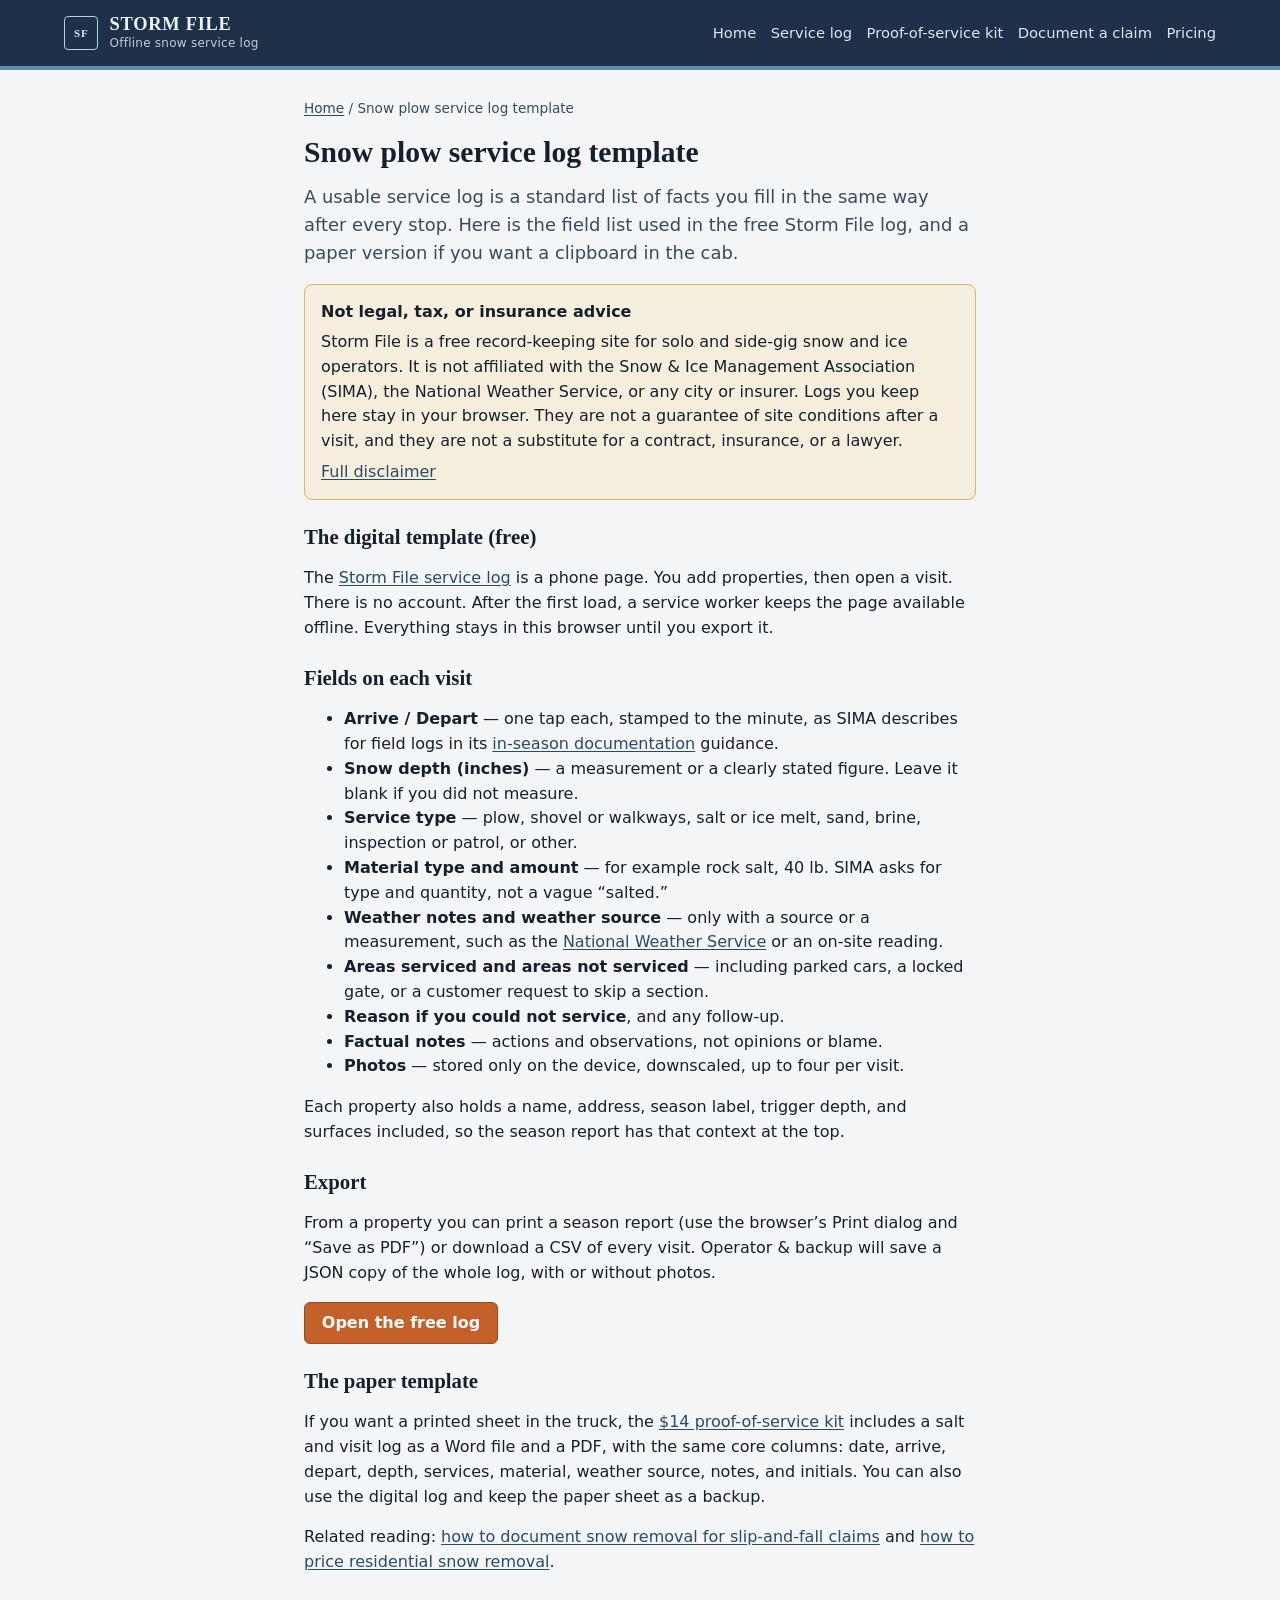
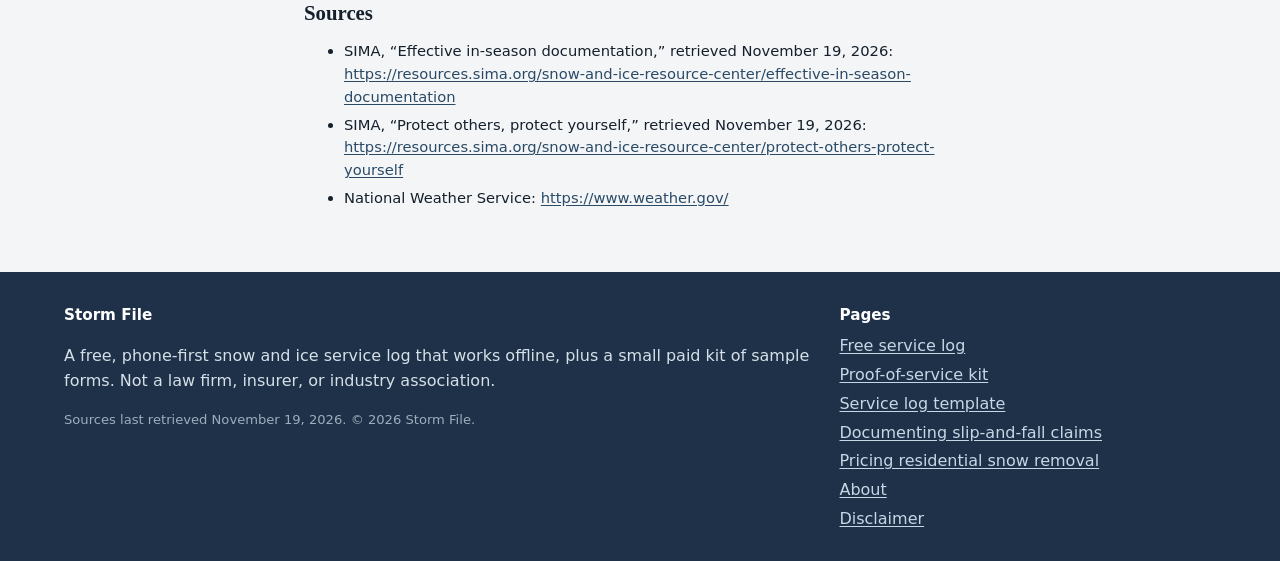
<file: guides/snow-plow-service-log-template/index.html>
<!doctype html>
<html lang="en">
<head>
  <meta charset="utf-8">
  <meta name="viewport" content="width=device-width, initial-scale=1">
  <title>Snow plow service log template | Storm File</title>
  <meta name="description" content="Field list for a snow plow service log: arrival, departure, depth, materials, weather source, and photos. Free digital log and a paper kit.">
  <link rel="canonical" href="https://spartan3055.github.io/snow-service-log/guides/snow-plow-service-log-template/">
  <link rel="stylesheet" href="../../style.css">
  <link rel="icon" href="../../favicon.svg" type="image/svg+xml">
  <link rel="manifest" href="../../manifest.webmanifest">
  <meta name="theme-color" content="#1e3148">
  <meta property="og:title" content="Snow plow service log template | Storm File">
  <meta property="og:description" content="Field list for a snow plow service log: arrival, departure, depth, materials, weather source, and photos. Free digital log and a paper kit.">
  <meta property="og:url" content="https://spartan3055.github.io/snow-service-log/guides/snow-plow-service-log-template/">
  <meta property="og:type" content="website">
  <script type="application/ld+json">
[
  {
    "@context": "https://schema.org",
    "@type": "Organization",
    "@id": "https://spartan3055.github.io/snow-service-log/#org",
    "name": "Storm File",
    "url": "https://spartan3055.github.io/snow-service-log/",
    "description": "A free offline snow and ice service log for solo plow operators, plus a paid proof-of-service kit."
  },
  {
    "@context": "https://schema.org",
    "@type": "WebSite",
    "@id": "https://spartan3055.github.io/snow-service-log/#website",
    "name": "Storm File",
    "url": "https://spartan3055.github.io/snow-service-log/",
    "publisher": {
      "@id": "https://spartan3055.github.io/snow-service-log/#org"
    }
  },
  {
    "@context": "https://schema.org",
    "@type": "Article",
    "headline": "Snow plow service log template",
    "datePublished": "2026-11-19",
    "dateModified": "2026-11-19",
    "author": {
      "@type": "Organization",
      "@id": "https://spartan3055.github.io/snow-service-log/#org",
      "name": "Storm File",
      "url": "https://spartan3055.github.io/snow-service-log/",
      "description": "A free offline snow and ice service log for solo plow operators, plus a paid proof-of-service kit."
    },
    "publisher": {
      "@id": "https://spartan3055.github.io/snow-service-log/#org"
    }
  }
]
</script>
  
</head>
<body>
  <a class="skip" href="#main">Skip to content</a>
  
<header class="site-header">
  <div class="wrap bar">
    <a class="wordmark" href="../../">
      <span class="mark" aria-hidden="true">SF</span>
      <span><strong>STORM FILE</strong><span class="tag">Offline snow service log</span></span>
    </a>
    <nav class="primary" aria-label="Primary">
      <a href="../../">Home</a>
      <a href="../../log/">Service log</a>
      <a href="../../kit/">Proof-of-service kit</a>
      <a href="../../guides/how-to-document-snow-removal-for-slip-and-fall-claims/">Document a claim</a>
      <a href="../../guides/how-to-price-residential-snow-removal/">Pricing</a>
    </nav>
  </div>
</header>
  <main id="main">
    
<article class="wrap narrow">
  <p class="crumbs"><a href="../../">Home</a> / Snow plow service log template</p>
  <h1>Snow plow service log template</h1>
  <p class="lede">A usable service log is a standard list of facts you fill in the same way after every stop. Here is the field list used in the free Storm File log, and a paper version if you want a clipboard in the cab.</p>
  
<aside class="disclaimer" role="note">
  <strong>Not legal, tax, or insurance advice</strong>
  <p>Storm File is a free record-keeping site for solo and side-gig snow and ice operators. It is not affiliated with the Snow &amp; Ice Management Association (SIMA), the National Weather Service, or any city or insurer. Logs you keep here stay in your browser. They are not a guarantee of site conditions after a visit, and they are not a substitute for a contract, insurance, or a lawyer.</p>
  
  <p><a href="../../disclaimer/">Full disclaimer</a></p>
</aside>
  <h2>The digital template (free)</h2>
  <p>The <a href="../../log/">Storm File service log</a> is a phone page. You add properties, then open a visit. There is no account. After the first load, a service worker keeps the page available offline. Everything stays in this browser until you export it.</p>
  <h2>Fields on each visit</h2>
  <ul>
    <li><strong>Arrive / Depart</strong> — one tap each, stamped to the minute, as SIMA describes for field logs in its <a href="https://resources.sima.org/snow-and-ice-resource-center/effective-in-season-documentation">in-season documentation</a> guidance.</li>
    <li><strong>Snow depth (inches)</strong> — a measurement or a clearly stated figure. Leave it blank if you did not measure.</li>
    <li><strong>Service type</strong> — plow, shovel or walkways, salt or ice melt, sand, brine, inspection or patrol, or other.</li>
    <li><strong>Material type and amount</strong> — for example rock salt, 40 lb. SIMA asks for type and quantity, not a vague “salted.”</li>
    <li><strong>Weather notes and weather source</strong> — only with a source or a measurement, such as the <a href="https://www.weather.gov/">National Weather Service</a> or an on-site reading.</li>
    <li><strong>Areas serviced and areas not serviced</strong> — including parked cars, a locked gate, or a customer request to skip a section.</li>
    <li><strong>Reason if you could not service</strong>, and any follow-up.</li>
    <li><strong>Factual notes</strong> — actions and observations, not opinions or blame.</li>
    <li><strong>Photos</strong> — stored only on the device, downscaled, up to four per visit.</li>
  </ul>
  <p>Each property also holds a name, address, season label, trigger depth, and surfaces included, so the season report has that context at the top.</p>
  <h2>Export</h2>
  <p>From a property you can print a season report (use the browser’s Print dialog and “Save as PDF”) or download a CSV of every visit. Operator &amp; backup will save a JSON copy of the whole log, with or without photos.</p>
  <p><a class="btn btn-salt" href="../../log/">Open the free log</a></p>
  <h2>The paper template</h2>
  <p>If you want a printed sheet in the truck, the <a href="../../kit/">$14 proof-of-service kit</a> includes a salt and visit log as a Word file and a PDF, with the same core columns: date, arrive, depart, depth, services, material, weather source, notes, and initials. You can also use the digital log and keep the paper sheet as a backup.</p>
  <p>Related reading: <a href="../../guides/how-to-document-snow-removal-for-slip-and-fall-claims/">how to document snow removal for slip-and-fall claims</a> and <a href="../../guides/how-to-price-residential-snow-removal/">how to price residential snow removal</a>.</p>
  <h2>Sources</h2>
  <ul class="source-list">
    <li>SIMA, “Effective in-season documentation,” retrieved November 19, 2026: <a href="https://resources.sima.org/snow-and-ice-resource-center/effective-in-season-documentation">https://resources.sima.org/snow-and-ice-resource-center/effective-in-season-documentation</a></li>
    <li>SIMA, “Protect others, protect yourself,” retrieved November 19, 2026: <a href="https://resources.sima.org/snow-and-ice-resource-center/protect-others-protect-yourself">https://resources.sima.org/snow-and-ice-resource-center/protect-others-protect-yourself</a></li>
    <li>National Weather Service: <a href="https://www.weather.gov/">https://www.weather.gov/</a></li>
  </ul>
</article>

  </main>
  
<footer class="site-footer">
  <div class="wrap">
    <div>
      <h2>Storm File</h2>
      <p>A free, phone-first snow and ice service log that works offline, plus a small paid kit of sample forms. Not a law firm, insurer, or industry association.</p>
      <p class="tiny">Sources last retrieved November 19, 2026. © 2026 Storm File.</p>
    </div>
    <div>
      <h2>Pages</h2>
      <ul>
        <li><a href="../../log/">Free service log</a></li>
        <li><a href="../../kit/">Proof-of-service kit</a></li>
        <li><a href="../../guides/snow-plow-service-log-template/">Service log template</a></li>
        <li><a href="../../guides/how-to-document-snow-removal-for-slip-and-fall-claims/">Documenting slip-and-fall claims</a></li>
        <li><a href="../../guides/how-to-price-residential-snow-removal/">Pricing residential snow removal</a></li>
        <li><a href="../../about/">About</a></li>
        <li><a href="../../disclaimer/">Disclaimer</a></li>
      </ul>
    </div>
  </div>
</footer>
</body>
</html>
</file>
<file: style.css>
/* Storm File — public site + log app. System fonts only; no external requests. */
:root{
  --ink:#15202c;
  --ink-soft:#3a4a5a;
  --slate:#1e3148;
  --steel:#2a4a66;
  --ice:#5b8fad;
  --ice-deep:#3d6d8a;
  --salt:#c4612a;
  --salt-deep:#9a4a1f;
  --paper:#f3f5f7;
  --paper-2:#e6ebf0;
  --card:#ffffff;
  --line:#cfd7df;
  --ok:#1f5a46;
  --ok-bg:#e4f0ea;
  --warn-bg:#f6eedc;
  --warn-line:#d4b56a;
  --danger:#8b2e1f;
  --focus:#2a4a66;
  --max:72rem;
  --prose:42rem;
  --shadow:0 1px 0 rgba(21,32,44,.04), 0 8px 24px rgba(21,32,44,.06);
}
*{box-sizing:border-box}
html{scroll-behavior:smooth}
body{
  margin:0;
  background:var(--paper);
  color:var(--ink);
  font:16px/1.55 "Segoe UI", system-ui, -apple-system, Roboto, Helvetica, Arial, sans-serif;
  text-rendering:optimizeLegibility;
}
img,svg{max-width:100%;height:auto}
a{color:var(--steel);text-underline-offset:2px}
a:hover{color:var(--salt-deep)}
:focus-visible{outline:3px solid var(--ice);outline-offset:2px}
button,input,select,textarea{font:inherit}
.skip{
  position:absolute;left:-999px;top:0;
  background:var(--ink);color:#fff;padding:.5rem 1rem;z-index:20
}
.skip:focus{left:1rem;top:1rem}
.wrap{width:min(var(--max), calc(100% - 2rem));margin-inline:auto}
.wrap.narrow{width:min(var(--prose), calc(100% - 2rem))}

/* Header */
.site-header{
  background:var(--slate);
  color:#eef3f7;
  border-bottom:4px solid var(--ice);
}
.site-header .bar{
  display:flex;align-items:center;justify-content:space-between;
  gap:1rem;padding:.85rem 0;flex-wrap:wrap
}
.wordmark{
  display:flex;align-items:center;gap:.7rem;color:#eef3f7;text-decoration:none
}
.wordmark:hover{color:#fff}
.mark{
  width:2.15rem;height:2.15rem;flex:none;
  border:1.5px solid #b7d0df;border-radius:4px;
  display:grid;place-items:center;
  font:700 11px/1 "Iowan Old Style","Palatino Linotype",Palatino,Georgia,serif;
  letter-spacing:.08em;color:#d5e6ef
}
.wordmark strong{
  display:block;
  font:650 1.15rem/1.1 "Iowan Old Style","Palatino Linotype",Palatino,Georgia,serif;
  letter-spacing:.04em
}
.wordmark span.tag{display:block;font-size:.75rem;letter-spacing:.02em;opacity:.8;font-weight:400}
nav.primary{display:flex;flex-wrap:wrap;gap:.15rem .9rem;font-size:.92rem}
nav.primary a{color:#dce6ee;text-decoration:none;padding:.2rem 0}
nav.primary a:hover,nav.primary a[aria-current="page"]{color:#fff;text-decoration:underline}

/* Hero */
.hero{
  background:linear-gradient(180deg,var(--slate) 0%, var(--steel) 100%);
  color:#eef3f7;padding:2.4rem 0 2.6rem
}
.hero h1{
  margin:0 0 .7rem;
  font:700 clamp(1.7rem, 4vw, 2.4rem)/1.15 "Iowan Old Style","Palatino Linotype",Palatino,Georgia,serif
}
.hero p{margin:0 0 1.1rem;max-width:40rem;color:#d5e0e8}
.hero .actions{display:flex;flex-wrap:wrap;gap:.6rem}
.btn{
  display:inline-flex;align-items:center;justify-content:center;gap:.4rem;
  padding:.65rem 1.05rem;border-radius:6px;border:1px solid transparent;
  text-decoration:none;font-weight:650;cursor:pointer;line-height:1.2
}
.btn:hover{filter:brightness(1.05)}
.btn-salt{background:var(--salt);color:#fff;border-color:var(--salt-deep)}
.btn-salt:hover{color:#fff}
.btn-ice{background:var(--ice);color:#10202a;border-color:var(--ice-deep)}
.btn-ice:hover{color:#10202a}
.btn-ghost{background:transparent;color:#eef3f7;border-color:#8aa8bb}
.btn-ghost:hover{color:#fff;border-color:#fff}
.btn-outline{background:var(--card);color:var(--steel);border-color:var(--line)}
.btn-danger{background:transparent;color:var(--danger);border-color:#e3c4be}
.btn[disabled],.btn:disabled{opacity:.5;cursor:not-allowed;filter:none}
.btn-lg{padding:.9rem 1.2rem;font-size:1.05rem;min-height:3rem}

/* Content */
main{padding:1.75rem 0 3rem}
article.wrap h1, article.wrap h2, .prose h1, .prose h2, .prose h3{
  font-family:"Iowan Old Style","Palatino Linotype",Palatino,Georgia,serif;
  line-height:1.2
}
article.wrap h1,.prose h1{font-size:1.85rem;margin:0 0 .8rem}
article.wrap h2,.prose h2{font-size:1.3rem;margin:1.6rem 0 .5rem}
article.wrap h3,.prose h3{font-size:1.08rem;margin:1.2rem 0 .4rem}
.lede{font-size:1.12rem;color:var(--ink-soft);margin:0 0 1rem}
.crumbs{font-size:.85rem;color:var(--ink-soft);margin:0 0 1rem}
.crumbs a{color:var(--steel)}
.disclaimer,aside.disclaimer{
  background:var(--warn-bg);border:1px solid var(--warn-line);
  border-radius:8px;padding: .9rem 1rem;margin:1.1rem 0
}
.disclaimer p{margin:.35rem 0 0}
.disclaimer strong{display:block;margin:0 0 .15rem}
.card{
  background:var(--card);border:1px solid var(--line);border-radius:10px;
  padding:1.1rem 1.15rem;box-shadow:var(--shadow)
}
.grid-3,.grid-2{display:grid;gap:1rem}
.grid-3{grid-template-columns:repeat(auto-fit,minmax(16rem,1fr))}
.grid-2{grid-template-columns:repeat(auto-fit,minmax(18rem,1fr))}
.card h2,.card h3{margin-top:0}
.muted,.tiny{color:var(--ink-soft)}
.tiny{font-size:.82rem}
ol.steps,ul.plain{padding-left:1.2rem}
.source-list{font-size:.92rem}
.source-list li{margin:.3rem 0}
.cta-band{
  background:var(--paper-2);border-top:1px solid var(--line);border-bottom:1px solid var(--line);
  padding:1.6rem 0;margin:2rem 0
}
.price{
  font:700 2rem/1 "Iowan Old Style","Palatino Linotype",Palatino,Georgia,serif;
  color:var(--slate)
}
.badge{
  display:inline-block;background:var(--warn-bg);color:var(--salt-deep);
  border:1px solid var(--warn-line);border-radius:999px;padding:.15rem .6rem;
  font-size:.78rem;font-weight:700;letter-spacing:.03em;text-transform:uppercase
}
.soon{margin-left:.4rem}

/* Footer */
.site-footer{
  background:var(--slate);color:#d5e0e8;padding:2rem 0 1.6rem;margin-top:auto
}
.site-footer .wrap{display:grid;gap:1.4rem;grid-template-columns:2fr 1fr}
.site-footer h2{color:#fff;font-size:.95rem;margin:0 0 .4rem}
.site-footer a{color:#c5d8e6}
.site-footer ul{list-style:none;margin:0;padding:0}
.site-footer li{margin:.25rem 0}
.site-footer .tiny{color:#9aafbd}

/* App */
#storm-app{max-width:40rem;margin:0 auto}
.app-bar{
  display:flex;align-items:center;justify-content:space-between;gap:.6rem;
  margin:0 0 1rem;flex-wrap:wrap
}
.app-bar h1{font-size:1.35rem;margin:0}
.status-pill{
  font-size:.8rem;font-weight:650;padding:.2rem .55rem;border-radius:999px;
  background:var(--ok-bg);color:var(--ok)
}
.status-pill.off{background:var(--paper-2);color:var(--ink-soft)}
.property-list{list-style:none;margin:0;padding:0;display:grid;gap:.7rem}
.property-list a,.visit-row{
  display:block;background:var(--card);border:1px solid var(--line);
  border-radius:10px;padding:.9rem 1rem;text-decoration:none;color:inherit;
  box-shadow:var(--shadow)
}
.property-list a:hover,.visit-row:hover{border-color:var(--ice)}
.property-list strong{display:block}
.visit-list{list-style:none;margin:0;padding:0;display:grid;gap:.55rem}
.visit-row{cursor:pointer}
.visit-row .meta{display:flex;flex-wrap:wrap;gap:.4rem .8rem;font-size:.86rem;color:var(--ink-soft);margin-top:.25rem}
.open-visit{
  background:#eef6ea;border:1px solid #b7d4c2;border-radius:10px;
  padding:1rem;margin:0 0 1rem
}
.punch{
  display:grid;grid-template-columns:1fr 1fr;gap:.7rem;margin:1rem 0
}
.punch .btn{width:100%;flex-direction:column;min-height:4.2rem}
.punch .btn small{display:block;font-weight:500;opacity:.85;margin-top:.25rem;font-size:.78rem}
.form-grid{display:grid;gap:.75rem}
label.field{display:grid;gap:.25rem;font-weight:650;font-size:.92rem}
label.field input,label.field select,label.field textarea{
  font-weight:400;width:100%;padding:.55rem .65rem;border:1px solid var(--line);
  border-radius:6px;background:var(--card)
}
label.field textarea{min-height:4.5rem;resize:vertical}
.checks{display:grid;gap:.35rem;font-weight:400}
.checks label{display:flex;align-items:center;gap:.45rem;font-weight:500}
.row-2{display:grid;grid-template-columns:1fr 1fr;gap:.7rem}
.actions-row{display:flex;flex-wrap:wrap;gap:.5rem;margin-top:1rem}
.thumbs{display:flex;flex-wrap:wrap;gap:.5rem;margin-top:.4rem}
.thumbs figure{
  margin:0;position:relative;width:5.5rem;height:5.5rem;
  border-radius:6px;overflow:hidden;border:1px solid var(--line)
}
.thumbs img{width:100%;height:100%;object-fit:cover;display:block}
.thumbs button{
  position:absolute;top:2px;right:2px;border:0;background:#000a;color:#fff;
  border-radius:4px;padding:0 .3rem;cursor:pointer;line-height:1.3
}
.hint{font-weight:400;color:var(--ink-soft);font-size:.82rem}
.empty{color:var(--ink-soft);padding:1rem 0}
.storage-warn{background:#f8e8e4;border:1px solid #e3c4be;border-radius:8px;padding:.7rem .9rem;margin:.7rem 0}

/* Print report */
.report-header{margin-bottom:1rem}
.report table{width:100%;border-collapse:collapse;font-size:.88rem;margin:0 0 1.2rem}
.report th,.report td{border:1px solid #c5ced6;padding:.4rem .5rem;vertical-align:top;text-align:left}
.report th{background:#1e3148;color:#fff}
.report .photo-grid{display:grid;grid-template-columns:repeat(auto-fill,minmax(8rem,1fr));gap:.5rem;margin:.4rem 0 0}
.report .photo-grid img{width:100%;height:auto;border:1px solid #c5ced6}
@media print{
  .site-header, .site-footer, .skip, .no-print, nav, .actions-row, .app-bar .btn{display:none !important}
  body{background:#fff;color:#000}
  a{color:#000;text-decoration:none}
  .disclaimer{break-inside:avoid}
  .report, #storm-app{max-width:none}
  .wrap, .wrap.narrow{width:auto;margin:0;padding:0}
  main{padding:0}
  .visit-block{break-inside:avoid;margin-bottom:1rem}
}

@media (max-width:640px){
  .site-footer .wrap{grid-template-columns:1fr}
  .row-2,.punch{grid-template-columns:1fr}
  nav.primary{width:100%}
}
</file>
